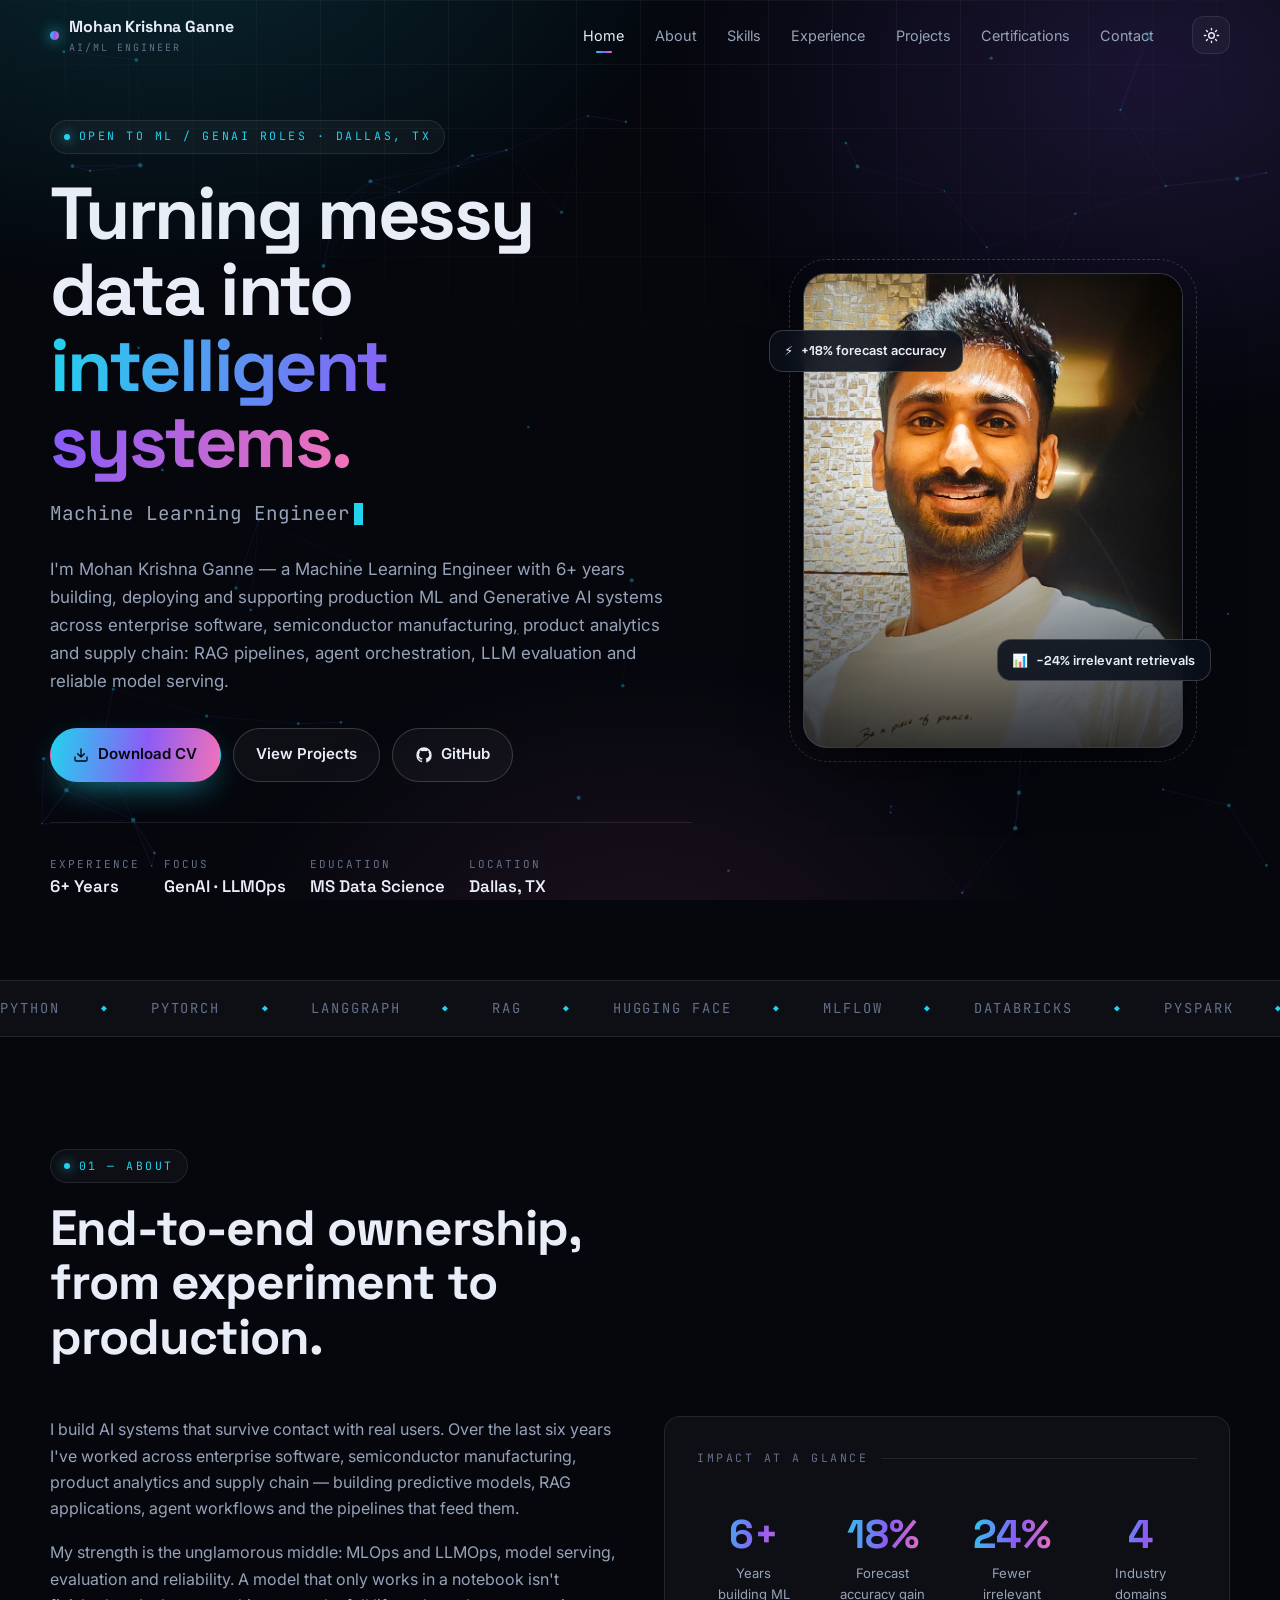
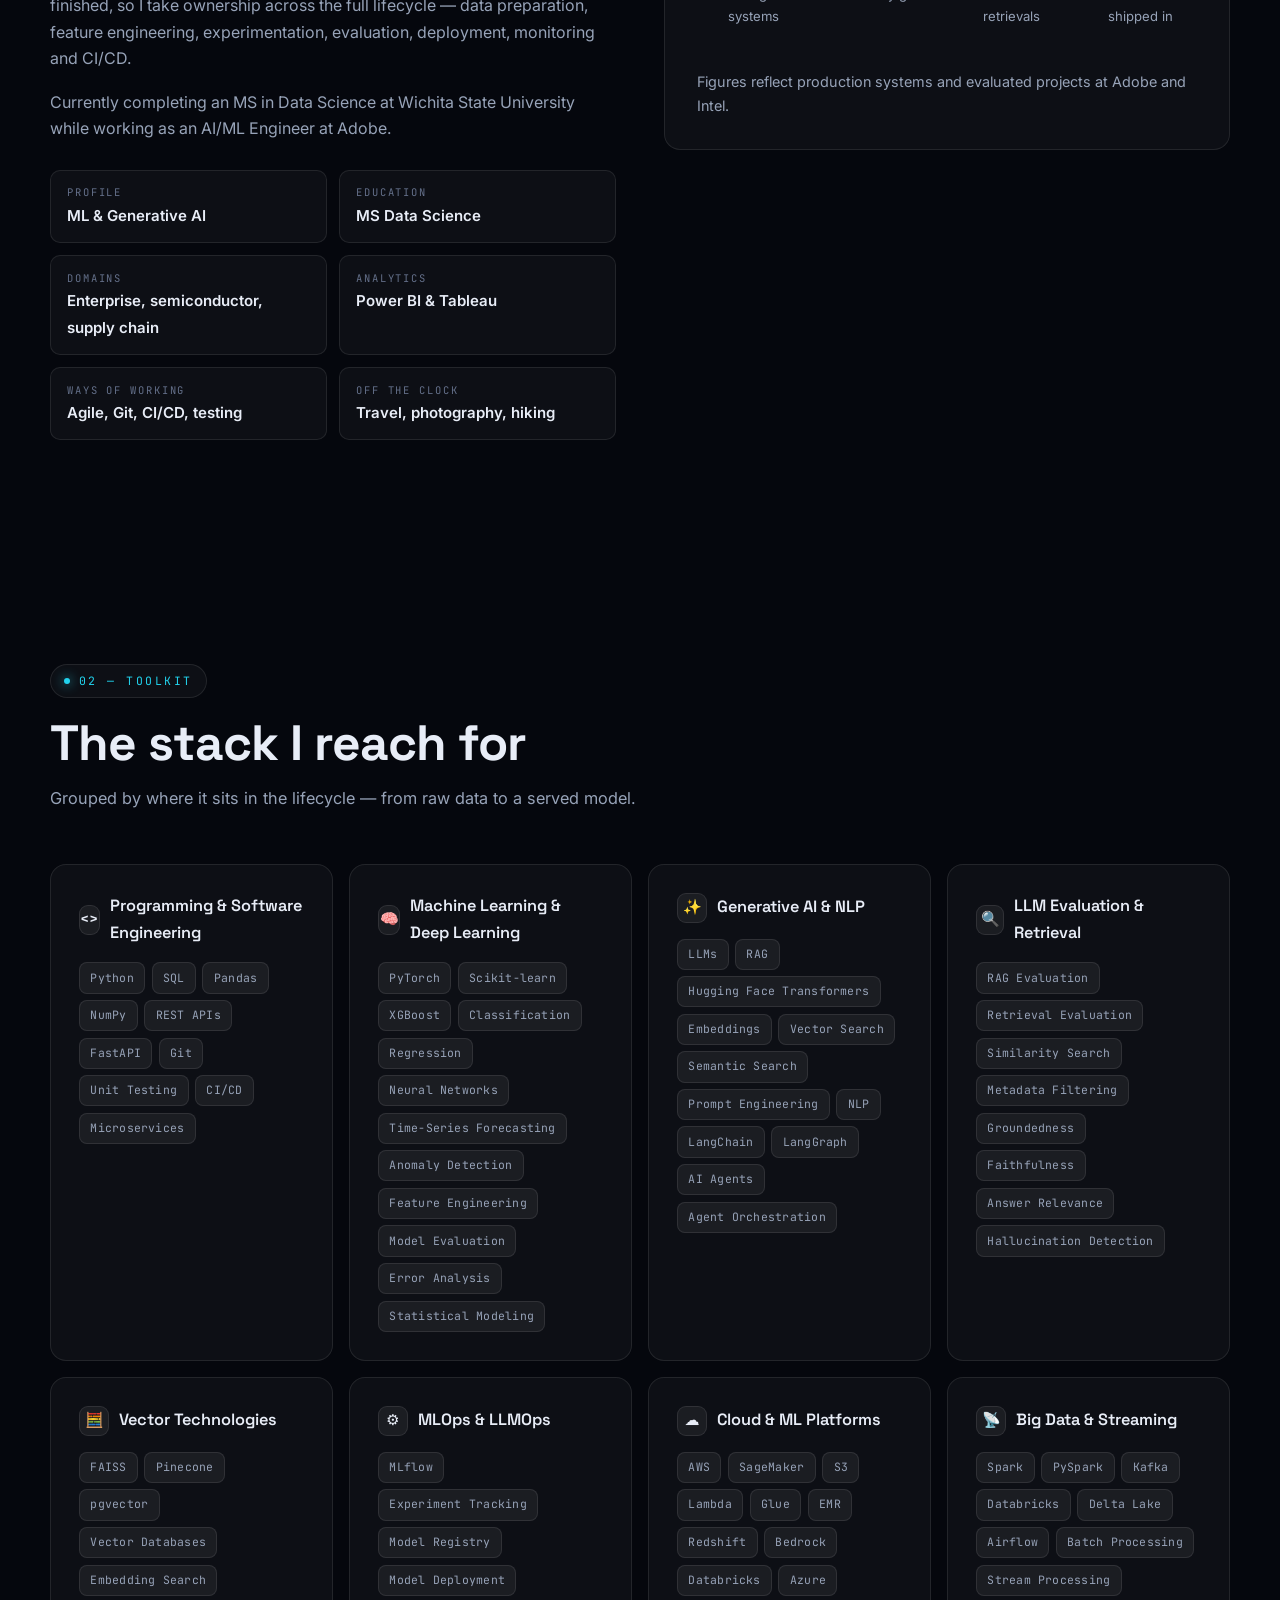
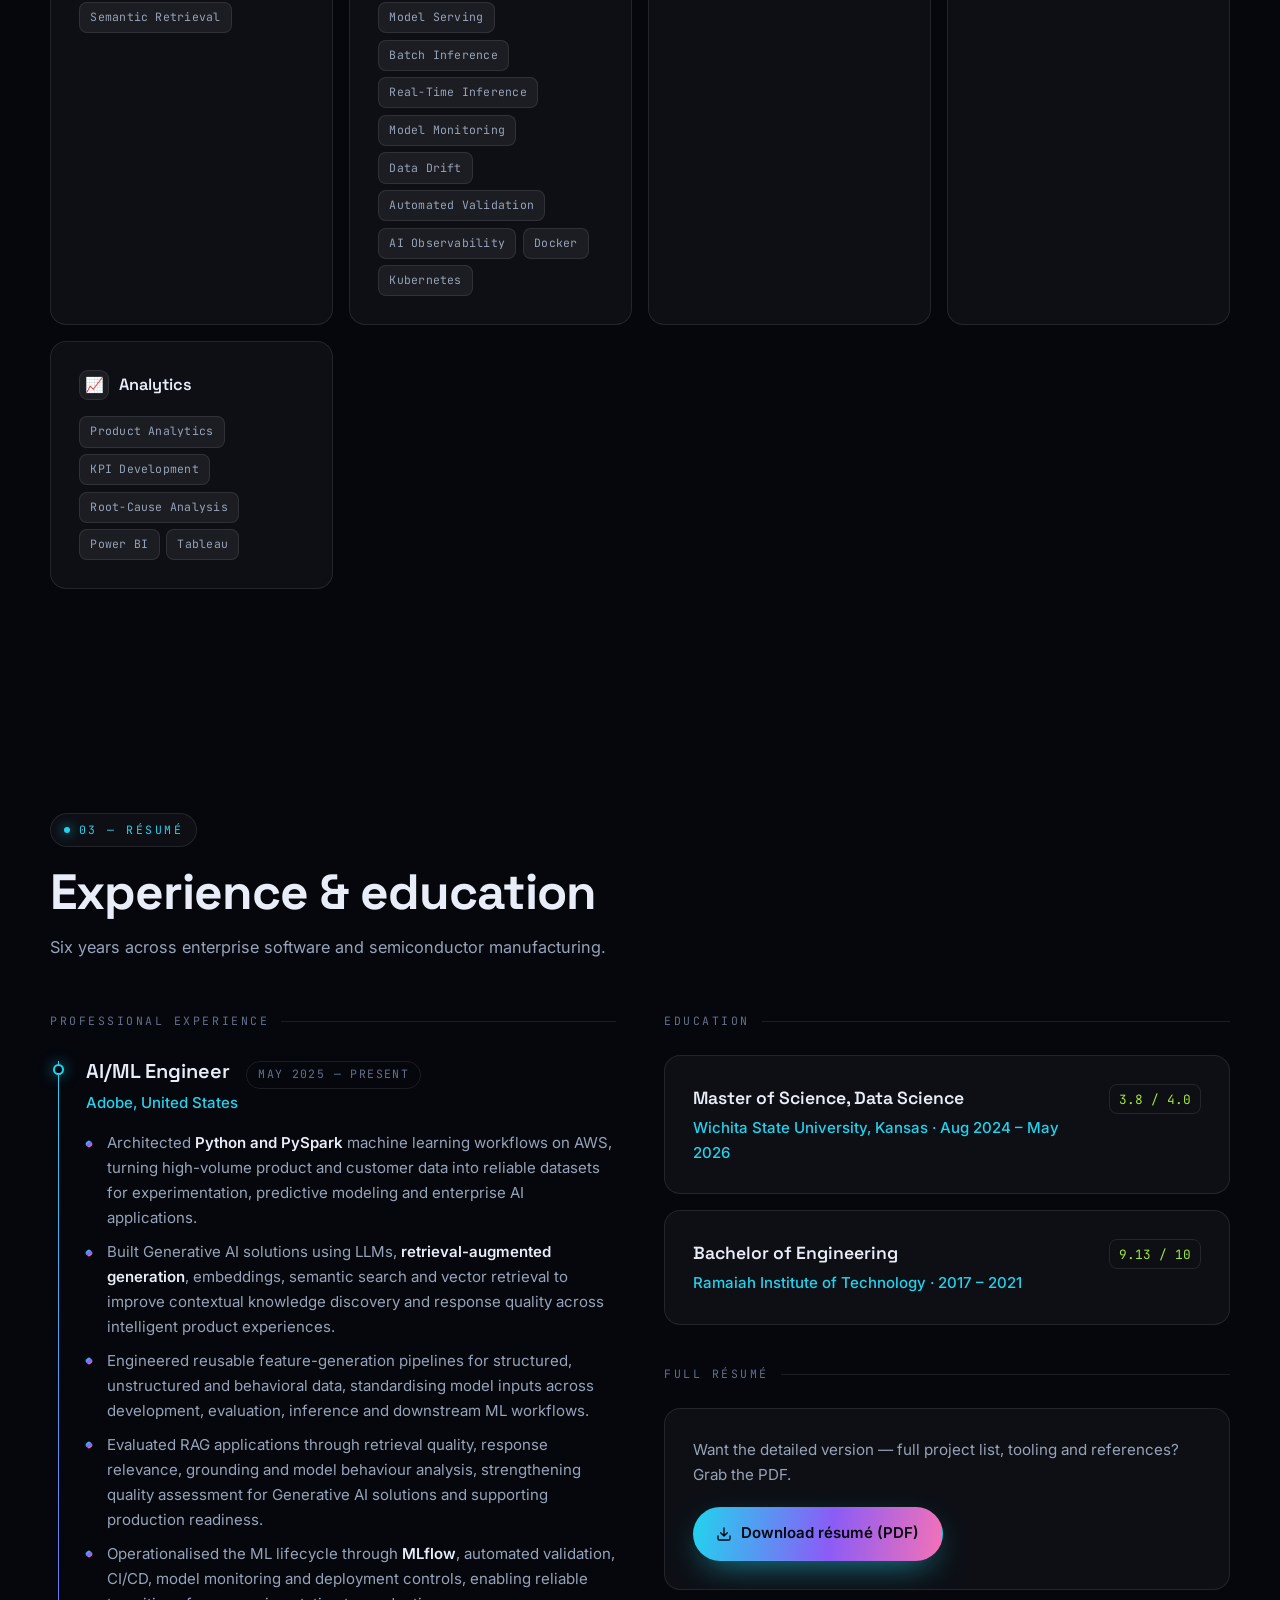
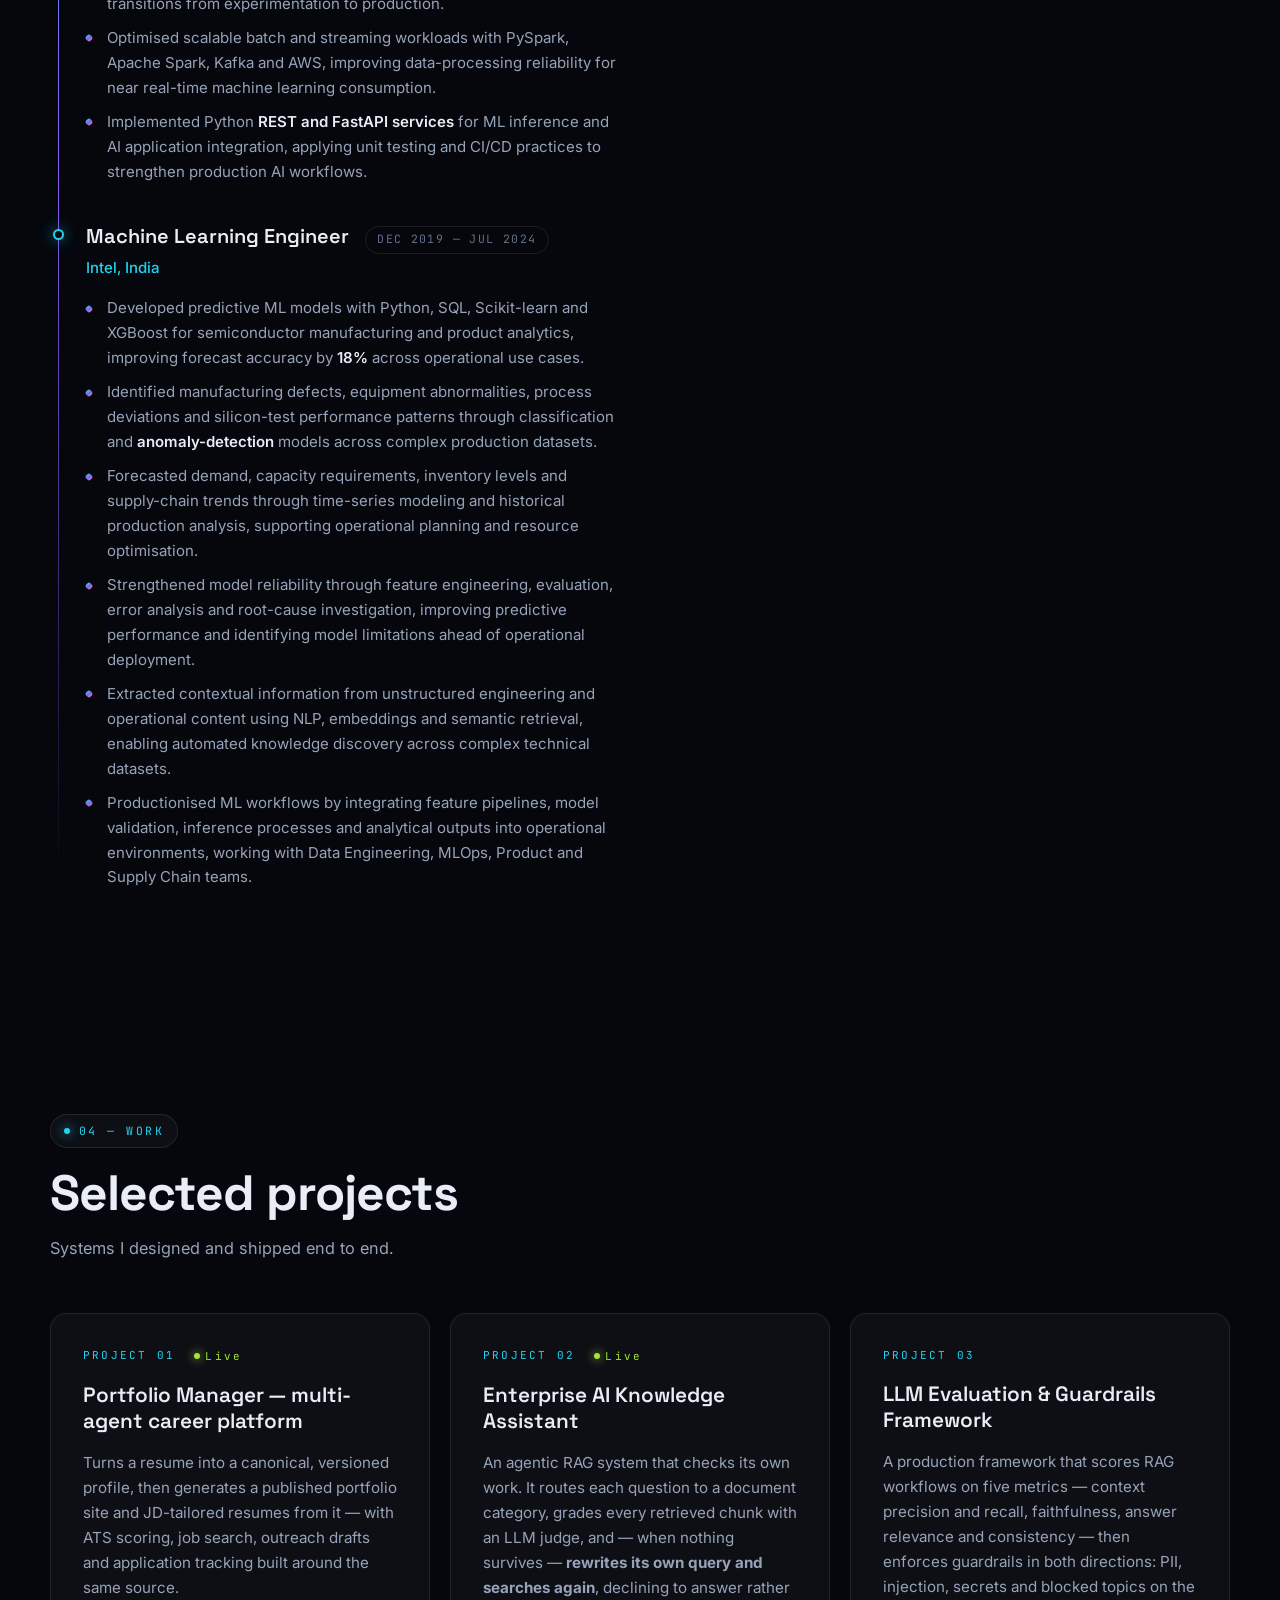
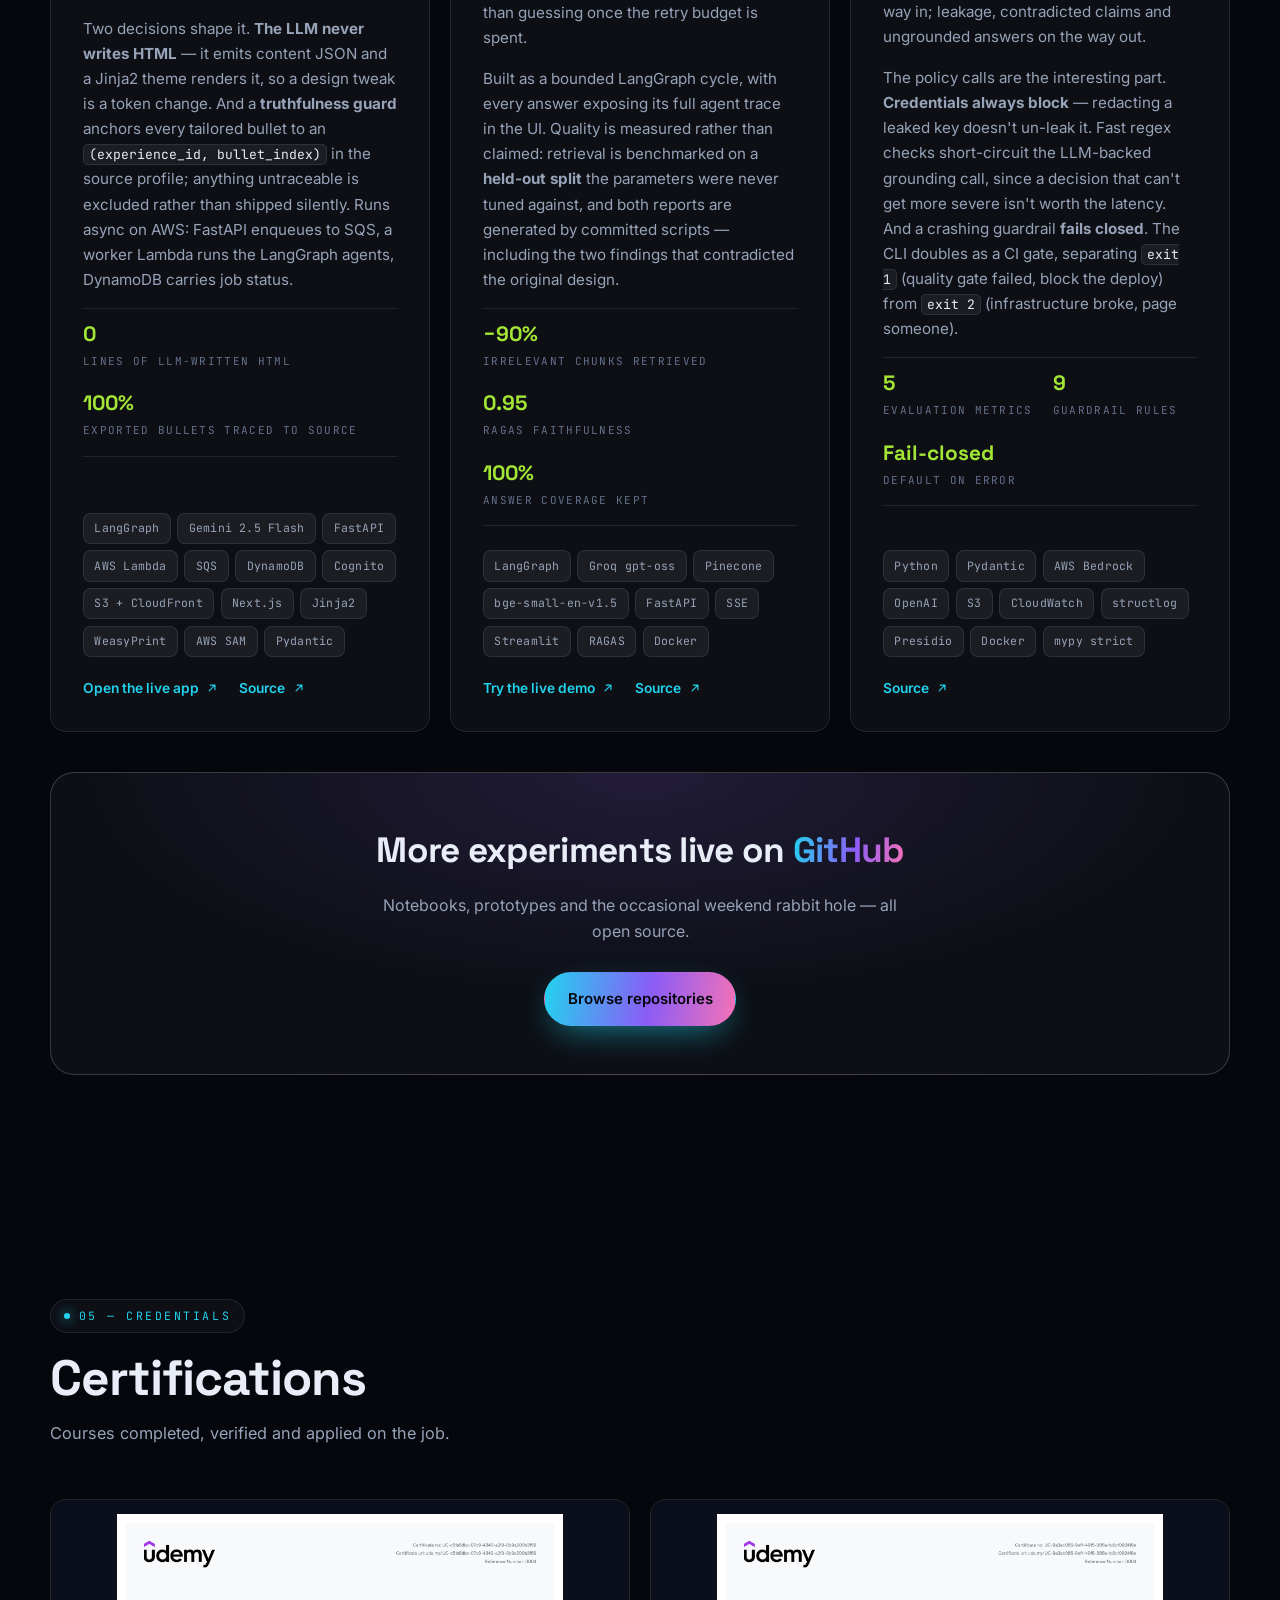
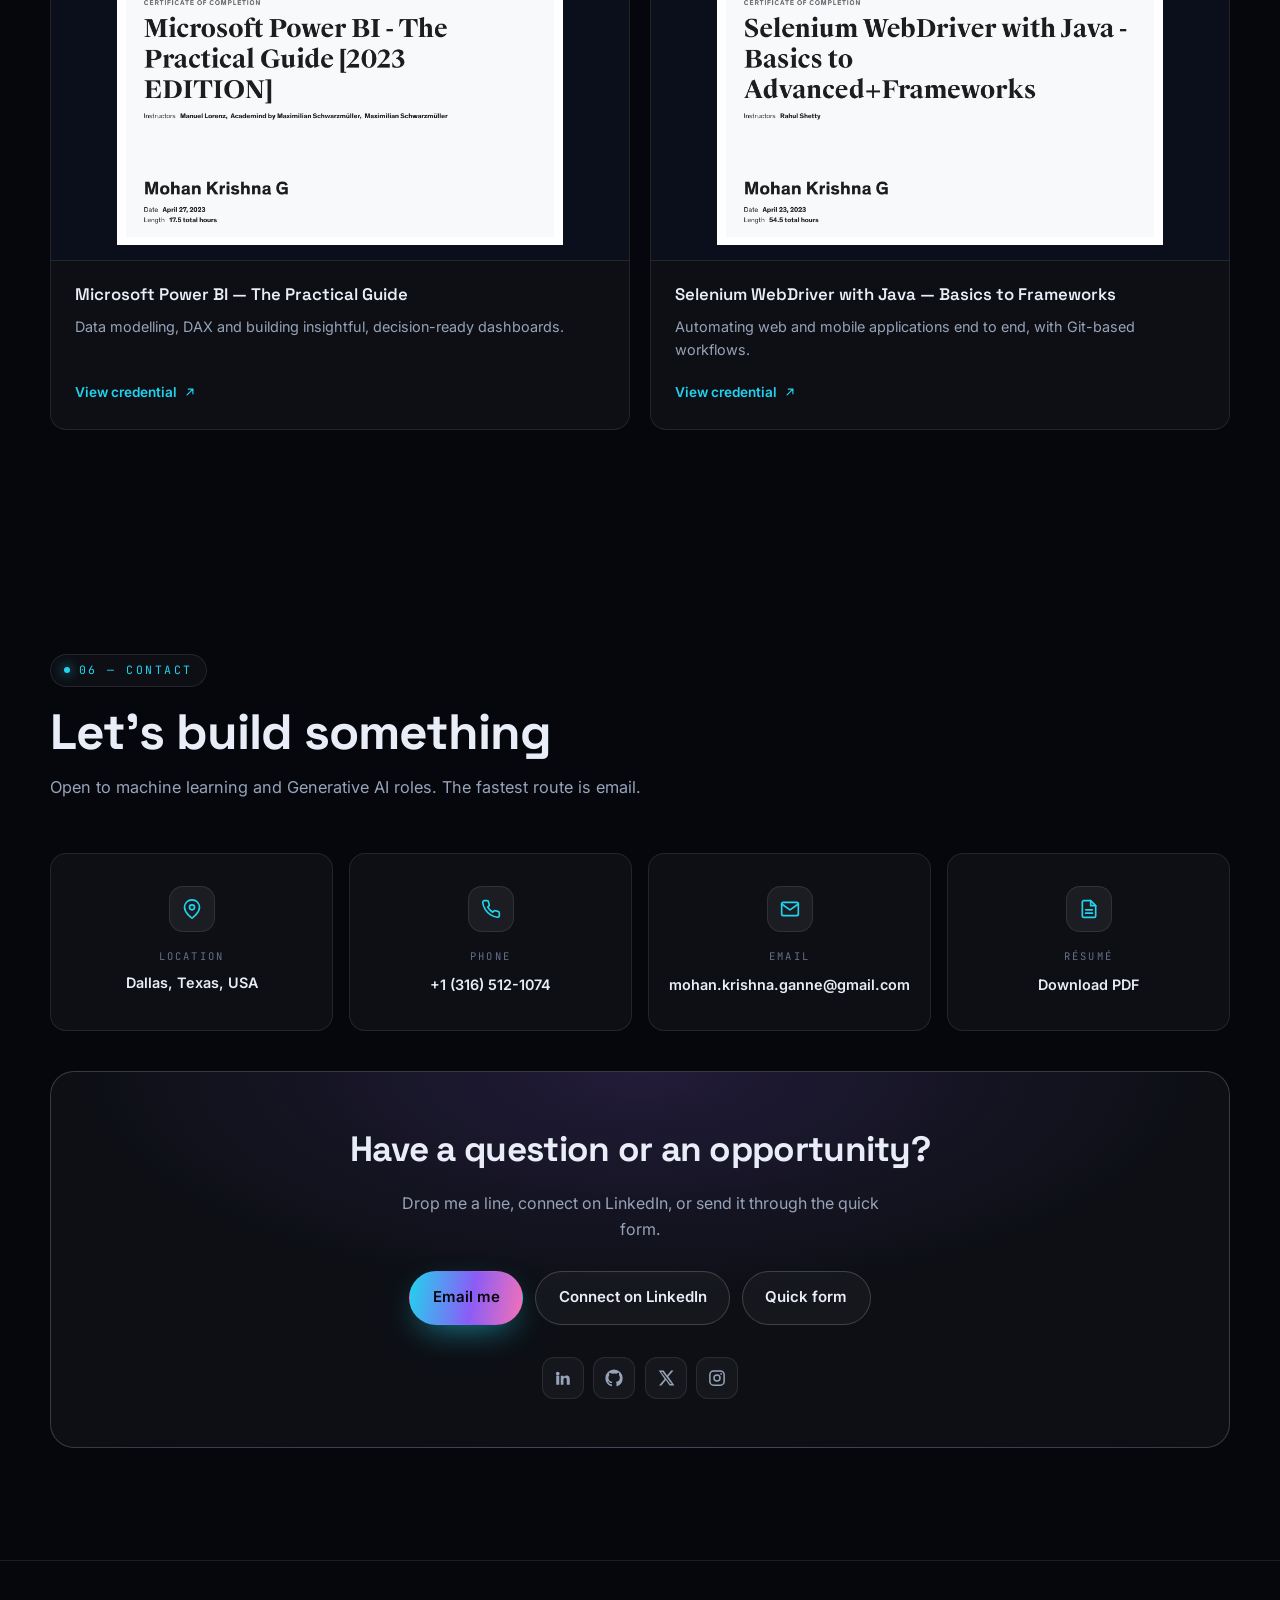
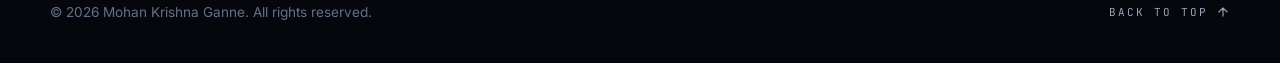
<file: index.html>
<!DOCTYPE html>
<html lang="en">

<head>
	<meta charset="utf-8">
	<meta name="viewport" content="width=device-width, initial-scale=1">
	<title>Mohan Krishna Ganne — Machine Learning Engineer</title>
	<meta name="description"
		content="Mohan Krishna Ganne — Machine Learning Engineer specialising in Generative AI and LLM engineering. 6+ years building production ML and RAG systems. MS Data Science, Wichita State University.">
	<meta name="author" content="Mohan Krishna Ganne">
	<meta name="theme-color" content="#05070d">
	<link rel="icon" href="images/resume-fav-icon.png">
	<link rel="canonical" href="https://mohankrishnaganne.github.io/">

	<meta property="og:type" content="website">
	<meta property="og:title" content="Mohan Krishna Ganne — Machine Learning Engineer">
	<meta property="og:description"
		content="Production Generative AI, RAG and ML systems. 6+ years across enterprise software, semiconductor manufacturing, product analytics and supply chain.">
	<meta property="og:image" content="images/profile_pic.jpg">
	<meta name="twitter:card" content="summary_large_image">

	<link rel="preconnect" href="https://fonts.googleapis.com">
	<link rel="preconnect" href="https://fonts.gstatic.com" crossorigin>
	<link
		href="https://fonts.googleapis.com/css2?family=Inter:wght@400;500;600;700&family=Space+Grotesk:wght@500;600;700&family=JetBrains+Mono:wght@400;500&display=swap"
		rel="stylesheet">
	<link rel="stylesheet" href="css/site.css">
</head>

<body>

	<!-- Loader -->
	<div id="loader">
		<div>
			<div class="loader-mark">Loading&nbsp;Portfolio</div>
			<div class="loader-bar"><i></i></div>
		</div>
	</div>

	<div id="progress"></div>

	<!-- Ambient layers -->
	<div class="aurora" aria-hidden="true"></div>
	<div class="grid-veil" aria-hidden="true"></div>
	<canvas id="neural" aria-hidden="true"></canvas>

	<!-- Nav -->
	<header class="site-nav">
		<div class="nav-inner">
			<a class="brand" href="#home">
				<span class="dot"></span>
				<span>Mohan Krishna Ganne<small>AI/ML Engineer</small></span>
			</a>

			<nav class="nav-links" id="nav-links" aria-label="Primary">
				<a href="#home">Home</a>
				<a href="#about">About</a>
				<a href="#skills">Skills</a>
				<a href="#experience">Experience</a>
				<a href="#projects">Projects</a>
				<a href="#certifications">Certifications</a>
				<a href="#contact">Contact</a>
			</nav>

			<div class="nav-actions">
				<button class="icon-btn" id="theme-toggle" type="button" aria-label="Toggle colour theme">
					<svg class="icon-sun" viewBox="0 0 24 24" fill="none" stroke="currentColor" stroke-width="2"
						stroke-linecap="round" aria-hidden="true">
						<circle cx="12" cy="12" r="4"></circle>
						<path d="M12 2v2M12 20v2M4.9 4.9l1.4 1.4M17.7 17.7l1.4 1.4M2 12h2M20 12h2M4.9 19.1l1.4-1.4M17.7 6.3l1.4-1.4"></path>
					</svg>
					<svg class="icon-moon" viewBox="0 0 24 24" fill="none" stroke="currentColor" stroke-width="2"
						stroke-linecap="round" stroke-linejoin="round" aria-hidden="true">
						<path d="M21 12.8A9 9 0 1 1 11.2 3a7 7 0 0 0 9.8 9.8z"></path>
					</svg>
				</button>
				<button class="icon-btn" id="nav-toggle" type="button" aria-label="Toggle menu" aria-expanded="false"
					aria-controls="nav-links">
					<svg viewBox="0 0 24 24" fill="none" stroke="currentColor" stroke-width="2" stroke-linecap="round"
						aria-hidden="true">
						<path d="M3 6h18M3 12h18M3 18h18"></path>
					</svg>
				</button>
			</div>
		</div>
	</header>

	<main>

		<!-- ===================== HERO ===================== -->
		<section class="hero" id="home">
			<div class="wrap">
				<div class="hero-grid">
					<div class="hero-copy reveal">
						<span class="eyebrow">Open to ML / GenAI roles &middot; Dallas, TX</span>

						<h1>Turning messy data into<br><span class="grad-text">intelligent systems.</span></h1>

						<div class="role" aria-label="Current focus">
							<span id="role-text"></span><span class="caret" aria-hidden="true"></span>
						</div>

						<p class="hero-lede">
							I'm Mohan Krishna Ganne — a Machine Learning Engineer with 6+ years building,
							deploying and supporting production ML and Generative AI systems across enterprise
							software, semiconductor manufacturing, product analytics and supply chain: RAG
							pipelines, agent orchestration, LLM evaluation and reliable model serving.
						</p>

						<div class="hero-cta">
							<a class="btn btn-primary" href="resume/Mohan-Krishna-Ganne-Resume.pdf"
								download="Mohan-Krishna-Ganne-Resume.pdf">
								<svg viewBox="0 0 24 24" fill="none" stroke="currentColor" stroke-width="2"
									stroke-linecap="round" stroke-linejoin="round" aria-hidden="true">
									<path d="M21 15v4a2 2 0 0 1-2 2H5a2 2 0 0 1-2-2v-4M7 10l5 5 5-5M12 15V3"></path>
								</svg>
								Download CV
							</a>
							<a class="btn btn-ghost" href="#projects">View Projects</a>
							<a class="btn btn-ghost" href="https://github.com/mohankrishnaganne" target="_blank"
								rel="noopener noreferrer">
								<svg viewBox="0 0 24 24" fill="currentColor" aria-hidden="true">
									<path d="M12 .5A11.5 11.5 0 0 0 .5 12a11.5 11.5 0 0 0 7.9 10.9c.6.1.8-.2.8-.6v-2c-3.2.7-3.9-1.5-3.9-1.5-.5-1.4-1.3-1.7-1.3-1.7-1-.7.1-.7.1-.7 1.1.1 1.7 1.2 1.7 1.2 1 1.7 2.7 1.2 3.4.9.1-.7.4-1.2.7-1.5-2.6-.3-5.3-1.3-5.3-5.7 0-1.3.5-2.3 1.2-3.1-.1-.3-.5-1.5.1-3.1 0 0 1-.3 3.3 1.2a11.4 11.4 0 0 1 6 0c2.3-1.5 3.3-1.2 3.3-1.2.6 1.6.2 2.8.1 3.1.8.8 1.2 1.8 1.2 3.1 0 4.4-2.7 5.4-5.3 5.7.4.4.8 1.1.8 2.2v3.3c0 .4.2.7.8.6A11.5 11.5 0 0 0 23.5 12 11.5 11.5 0 0 0 12 .5z"></path>
								</svg>
								GitHub
							</a>
						</div>

						<div class="hero-meta">
							<div><span>Experience</span><strong>6+ Years</strong></div>
							<div><span>Focus</span><strong>GenAI &middot; LLMOps</strong></div>
							<div><span>Education</span><strong>MS Data Science</strong></div>
							<div><span>Location</span><strong>Dallas, TX</strong></div>
						</div>
					</div>

					<div class="portrait-wrap reveal" data-delay="0.15">
						<div class="portrait-ring" aria-hidden="true"></div>
						<div class="portrait">
							<img src="images/profile_pic.jpg" alt="Portrait of Mohan Krishna Ganne" width="380"
								height="475">
						</div>
						<div class="badge-float badge-a">
							<span aria-hidden="true">&#9889;</span>
							<div><b>+18%</b> forecast accuracy</div>
						</div>
						<div class="badge-float badge-b">
							<span aria-hidden="true">&#128202;</span>
							<div><b>&minus;24%</b> irrelevant retrievals</div>
						</div>
					</div>
				</div>
			</div>
		</section>

		<!-- ===================== MARQUEE ===================== -->
		<div class="marquee" aria-hidden="true">
			<div class="marquee-track">
				<span>Python</span><span>PyTorch</span><span>LangGraph</span><span>RAG</span><span>Hugging Face</span>
				<span>MLflow</span><span>Databricks</span><span>PySpark</span><span>Kubernetes</span><span>SageMaker</span>
				<span>Kafka</span><span>AWS</span>
				<span>Python</span><span>PyTorch</span><span>LangGraph</span><span>RAG</span><span>Hugging Face</span>
				<span>MLflow</span><span>Databricks</span><span>PySpark</span><span>Kubernetes</span><span>SageMaker</span>
				<span>Kafka</span><span>AWS</span>
			</div>
		</div>

		<!-- ===================== ABOUT ===================== -->
		<section id="about">
			<div class="wrap">
				<div class="section-head reveal">
					<span class="eyebrow">01 &mdash; About</span>
					<h2>End-to-end ownership,<br>from experiment to production.</h2>
				</div>

				<div class="about-grid">
					<div class="about-body reveal">
						<p>
							I build AI systems that survive contact with real users. Over the last six years
							I've worked across enterprise software, semiconductor manufacturing, product
							analytics and supply chain — building predictive models, RAG applications,
							agent workflows and the pipelines that feed them.
						</p>
						<p>
							My strength is the unglamorous middle: MLOps and LLMOps, model serving, evaluation
							and reliability. A model that only works in a notebook isn't finished, so I take
							ownership across the full lifecycle — data preparation, feature engineering,
							experimentation, evaluation, deployment, monitoring and CI/CD.
						</p>
						<p>
							Currently completing an MS in Data Science at Wichita State University while working
							as an AI/ML Engineer at Adobe.
						</p>

						<div class="about-facts">
							<div class="fact"><span>Profile</span><strong>ML &amp; Generative AI</strong></div>
							<div class="fact"><span>Education</span><strong>MS Data Science</strong></div>
							<div class="fact"><span>Domains</span><strong>Enterprise, semiconductor, supply
									chain</strong></div>
							<div class="fact"><span>Analytics</span><strong>Power BI &amp; Tableau</strong></div>
							<div class="fact"><span>Ways of working</span><strong>Agile, Git, CI/CD, testing</strong>
							</div>
							<div class="fact"><span>Off the clock</span><strong>Travel, photography, hiking</strong>
							</div>
						</div>
					</div>

					<div class="reveal" data-delay="0.1">
						<div class="card" style="padding:2rem">
							<div class="col-label">Impact at a glance</div>
							<div class="stats" style="margin-top:0">
								<div class="stat">
									<b data-count="6" data-suffix="+">0</b>
									<span>Years building ML systems</span>
								</div>
								<div class="stat">
									<b data-count="18" data-suffix="%">0</b>
									<span>Forecast accuracy gain</span>
								</div>
								<div class="stat">
									<b data-count="24" data-suffix="%">0</b>
									<span>Fewer irrelevant retrievals</span>
								</div>
								<div class="stat">
									<b data-count="4" data-suffix="">0</b>
									<span>Industry domains shipped in</span>
								</div>
							</div>
							<p style="color:var(--text-dim); font-size:.9rem; margin-top:1.25rem">
								Figures reflect production systems and evaluated projects at Adobe and Intel.
							</p>
						</div>
					</div>
				</div>
			</div>
		</section>

		<!-- ===================== SKILLS ===================== -->
		<section id="skills">
			<div class="wrap">
				<div class="section-head reveal">
					<span class="eyebrow">02 &mdash; Toolkit</span>
					<h2>The stack I reach for</h2>
					<p>Grouped by where it sits in the lifecycle — from raw data to a served model.</p>
				</div>

				<div class="skill-grid">
					<div class="card skill-card reveal">
						<h3><i aria-hidden="true">&#60;&#62;</i> Programming &amp; Software Engineering</h3>
						<div class="chips">
							<span>Python</span><span>SQL</span><span>Pandas</span><span>NumPy</span>
							<span>REST APIs</span><span>FastAPI</span><span>Git</span><span>Unit Testing</span>
							<span>CI/CD</span><span>Microservices</span>
						</div>
					</div>

					<div class="card skill-card reveal" data-delay="0.05">
						<h3><i aria-hidden="true">&#129504;</i> Machine Learning &amp; Deep Learning</h3>
						<div class="chips">
							<span>PyTorch</span><span>Scikit-learn</span><span>XGBoost</span><span>Classification</span>
							<span>Regression</span><span>Neural Networks</span><span>Time-Series Forecasting</span>
							<span>Anomaly Detection</span><span>Feature Engineering</span><span>Model Evaluation</span>
							<span>Error Analysis</span><span>Statistical Modeling</span>
						</div>
					</div>

					<div class="card skill-card reveal" data-delay="0.1">
						<h3><i aria-hidden="true">&#10024;</i> Generative AI &amp; NLP</h3>
						<div class="chips">
							<span>LLMs</span><span>RAG</span><span>Hugging Face Transformers</span><span>Embeddings</span>
							<span>Vector Search</span><span>Semantic Search</span><span>Prompt Engineering</span>
							<span>NLP</span><span>LangChain</span><span>LangGraph</span><span>AI Agents</span>
							<span>Agent Orchestration</span>
						</div>
					</div>

					<div class="card skill-card reveal" data-delay="0.15">
						<h3><i aria-hidden="true">&#128269;</i> LLM Evaluation &amp; Retrieval</h3>
						<div class="chips">
							<span>RAG Evaluation</span><span>Retrieval Evaluation</span><span>Similarity Search</span>
							<span>Metadata Filtering</span><span>Groundedness</span><span>Faithfulness</span>
							<span>Answer Relevance</span><span>Hallucination Detection</span>
						</div>
					</div>

					<div class="card skill-card reveal">
						<h3><i aria-hidden="true">&#129518;</i> Vector Technologies</h3>
						<div class="chips">
							<span>FAISS</span><span>Pinecone</span><span>pgvector</span><span>Vector Databases</span>
							<span>Embedding Search</span><span>Semantic Retrieval</span>
						</div>
					</div>

					<div class="card skill-card reveal" data-delay="0.05">
						<h3><i aria-hidden="true">&#9881;</i> MLOps &amp; LLMOps</h3>
						<div class="chips">
							<span>MLflow</span><span>Experiment Tracking</span><span>Model Registry</span>
							<span>Model Deployment</span><span>Model Serving</span><span>Batch Inference</span>
							<span>Real-Time Inference</span><span>Model Monitoring</span><span>Data Drift</span>
							<span>Automated Validation</span><span>AI Observability</span><span>Docker</span>
							<span>Kubernetes</span>
						</div>
					</div>

					<div class="card skill-card reveal" data-delay="0.1">
						<h3><i aria-hidden="true">&#9729;</i> Cloud &amp; ML Platforms</h3>
						<div class="chips">
							<span>AWS</span><span>SageMaker</span><span>S3</span><span>Lambda</span><span>Glue</span>
							<span>EMR</span><span>Redshift</span><span>Bedrock</span><span>Databricks</span>
							<span>Azure</span>
						</div>
					</div>

					<div class="card skill-card reveal" data-delay="0.15">
						<h3><i aria-hidden="true">&#128225;</i> Big Data &amp; Streaming</h3>
						<div class="chips">
							<span>Spark</span><span>PySpark</span><span>Kafka</span><span>Databricks</span>
							<span>Delta Lake</span><span>Airflow</span><span>Batch Processing</span>
							<span>Stream Processing</span>
						</div>
					</div>

					<div class="card skill-card reveal">
						<h3><i aria-hidden="true">&#128200;</i> Analytics</h3>
						<div class="chips">
							<span>Product Analytics</span><span>KPI Development</span><span>Root-Cause Analysis</span>
							<span>Power BI</span><span>Tableau</span>
						</div>
					</div>
				</div>
					</div>
				</div>
			</div>
		</section>

		<!-- ===================== EXPERIENCE ===================== -->
		<section id="experience">
			<div class="wrap">
				<div class="section-head reveal">
					<span class="eyebrow">03 &mdash; Résumé</span>
					<h2>Experience &amp; education</h2>
					<p>Six years across enterprise software and semiconductor manufacturing.</p>
				</div>

				<div class="two-col">
					<div>
						<div class="col-label reveal">Professional experience</div>

						<div class="timeline">
							<article class="tl-item reveal">
								<div class="tl-head">
									<h3>AI/ML Engineer</h3>
									<span class="tl-date">May 2025 &mdash; Present</span>
								</div>
								<span class="tl-org">Adobe, United States</span>
								<ul class="tl-list">
									<li>Architected <b>Python and PySpark</b> machine learning workflows on AWS, turning
										high-volume product and customer data into reliable datasets for experimentation,
										predictive modeling and enterprise AI applications.</li>
									<li>Built Generative AI solutions using LLMs, <b>retrieval-augmented generation</b>,
										embeddings, semantic search and vector retrieval to improve contextual knowledge
										discovery and response quality across intelligent product experiences.</li>
									<li>Engineered reusable feature-generation pipelines for structured, unstructured and
										behavioral data, standardising model inputs across development, evaluation,
										inference and downstream ML workflows.</li>
									<li>Evaluated RAG applications through retrieval quality, response relevance, grounding
										and model behaviour analysis, strengthening quality assessment for Generative AI
										solutions and supporting production readiness.</li>
									<li>Operationalised the ML lifecycle through <b>MLflow</b>, automated validation, CI/CD,
										model monitoring and deployment controls, enabling reliable transitions from
										experimentation to production.</li>
									<li>Optimised scalable batch and streaming workloads with PySpark, Apache Spark, Kafka
										and AWS, improving data-processing reliability for near real-time machine learning
										consumption.</li>
									<li>Implemented Python <b>REST and FastAPI services</b> for ML inference and AI
										application integration, applying unit testing and CI/CD practices to strengthen
										production AI workflows.</li>
								</ul>
							</article>

							<article class="tl-item reveal">
								<div class="tl-head">
									<h3>Machine Learning Engineer</h3>
									<span class="tl-date">Dec 2019 &mdash; Jul 2024</span>
								</div>
								<span class="tl-org">Intel, India</span>
								<ul class="tl-list">
									<li>Developed predictive ML models with Python, SQL, Scikit-learn and XGBoost for
										semiconductor manufacturing and product analytics, improving forecast accuracy by
										<b>18%</b> across operational use cases.</li>
									<li>Identified manufacturing defects, equipment abnormalities, process deviations and
										silicon-test performance patterns through classification and <b>anomaly-detection</b>
										models across complex production datasets.</li>
									<li>Forecasted demand, capacity requirements, inventory levels and supply-chain trends
										through time-series modeling and historical production analysis, supporting
										operational planning and resource optimisation.</li>
									<li>Strengthened model reliability through feature engineering, evaluation, error
										analysis and root-cause investigation, improving predictive performance and
										identifying model limitations ahead of operational deployment.</li>
									<li>Extracted contextual information from unstructured engineering and operational
										content using NLP, embeddings and semantic retrieval, enabling automated knowledge
										discovery across complex technical datasets.</li>
									<li>Productionised ML workflows by integrating feature pipelines, model validation,
										inference processes and analytical outputs into operational environments, working
										with Data Engineering, MLOps, Product and Supply Chain teams.</li>
								</ul>
							</article>
						</div>
					</div>

					<div>
						<div class="col-label reveal">Education</div>
						<div class="edu">
							<div class="card edu-card reveal">
								<div>
									<h3>Master of Science, Data Science</h3>
									<span class="tl-org">Wichita State University, Kansas &middot; Aug 2024 &ndash; May
										2026</span>
								</div>
								<span class="gpa">3.8 / 4.0</span>
							</div>
							<div class="card edu-card reveal" data-delay="0.05">
								<div>
									<h3>Bachelor of Engineering</h3>
									<span class="tl-org">Ramaiah Institute of Technology &middot; 2017 &ndash;
										2021</span>
								</div>
								<span class="gpa">9.13 / 10</span>
							</div>
						</div>

						<div class="col-label reveal" style="margin-top:2.5rem">Full résumé</div>
						<div class="card reveal" data-delay="0.05">
							<p style="color:var(--text-dim); font-size:.95rem; margin-bottom:1.25rem">
								Want the detailed version — full project list, tooling and references?
								Grab the PDF.
							</p>
							<a class="btn btn-primary" href="resume/Mohan-Krishna-Ganne-Resume.pdf"
								download="Mohan-Krishna-Ganne-Resume.pdf">
								<svg viewBox="0 0 24 24" fill="none" stroke="currentColor" stroke-width="2"
									stroke-linecap="round" stroke-linejoin="round" aria-hidden="true">
									<path d="M21 15v4a2 2 0 0 1-2 2H5a2 2 0 0 1-2-2v-4M7 10l5 5 5-5M12 15V3"></path>
								</svg>
								Download résumé (PDF)
							</a>
						</div>
					</div>
				</div>
			</div>
		</section>

		<!-- ===================== PROJECTS ===================== -->
		<section id="projects">
			<div class="wrap">
				<div class="section-head reveal">
					<span class="eyebrow">04 &mdash; Work</span>
					<h2>Selected projects</h2>
					<p>Systems I designed and shipped end to end.</p>
				</div>

				<div class="proj-grid">
					<article class="card proj reveal">
						<span class="proj-idx">PROJECT 01 <em class="live-tag">Live</em></span>
						<h3>Portfolio Manager &mdash; multi-agent career platform</h3>
						<p>
							Turns a resume into a canonical, versioned profile, then generates a published
							portfolio site and JD-tailored resumes from it &mdash; with ATS scoring, job search,
							outreach drafts and application tracking built around the same source.
						</p>
						<p>
							Two decisions shape it. <b>The LLM never writes HTML</b> &mdash; it emits content JSON
							and a Jinja2 theme renders it, so a design tweak is a token change. And a
							<b>truthfulness guard</b> anchors every tailored bullet to an
							<code>(experience_id, bullet_index)</code> in the source profile; anything untraceable
							is excluded rather than shipped silently. Runs async on AWS: FastAPI enqueues to SQS,
							a worker Lambda runs the LangGraph agents, DynamoDB carries job status.
						</p>
						<div class="metrics">
							<div><b>0</b><span>Lines of LLM-written HTML</span></div>
							<div><b>100%</b><span>Exported bullets traced to source</span></div>
						</div>
						<div class="chips">
							<span>LangGraph</span><span>Gemini 2.5 Flash</span><span>FastAPI</span>
							<span>AWS Lambda</span><span>SQS</span><span>DynamoDB</span><span>Cognito</span>
							<span>S3 + CloudFront</span><span>Next.js</span><span>Jinja2</span>
							<span>WeasyPrint</span><span>AWS SAM</span><span>Pydantic</span>
						</div>
						<div class="proj-links">
							<a href="https://d36v40mvb8e2yu.cloudfront.net/" target="_blank"
								rel="noopener noreferrer">
								Open the live app
								<svg viewBox="0 0 24 24" width="14" height="14" fill="none" stroke="currentColor"
									stroke-width="2" stroke-linecap="round" stroke-linejoin="round" aria-hidden="true">
									<path d="M7 17 17 7M9 7h8v8"></path>
								</svg>
							</a>
							<a href="https://github.com/mohankrishnaganne/agentic-profile-manager/tree/DevBranch2.0"
								target="_blank" rel="noopener noreferrer">
								Source
								<svg viewBox="0 0 24 24" width="14" height="14" fill="none" stroke="currentColor"
									stroke-width="2" stroke-linecap="round" stroke-linejoin="round" aria-hidden="true">
									<path d="M7 17 17 7M9 7h8v8"></path>
								</svg>
							</a>
						</div>
					</article>

					<article class="card proj reveal">
						<span class="proj-idx">PROJECT 02 <em class="live-tag">Live</em></span>
						<h3>Enterprise AI Knowledge Assistant</h3>
						<p>
							An agentic RAG system that checks its own work. It routes each question to a document
							category, grades every retrieved chunk with an LLM judge, and &mdash; when nothing
							survives &mdash; <b>rewrites its own query and searches again</b>, declining to answer
							rather than guessing once the retry budget is spent.
						</p>
						<p>
							Built as a bounded LangGraph cycle, with every answer exposing its full agent trace in
							the UI. Quality is measured rather than claimed: retrieval is benchmarked on a
							<b>held-out split</b> the parameters were never tuned against, and both reports are
							generated by committed scripts &mdash; including the two findings that contradicted the
							original design.
						</p>
						<div class="metrics">
							<div><b>&minus;90%</b><span>Irrelevant chunks retrieved</span></div>
							<div><b>0.95</b><span>RAGAS faithfulness</span></div>
							<div><b>100%</b><span>Answer coverage kept</span></div>
						</div>
						<div class="chips">
							<span>LangGraph</span><span>Groq gpt-oss</span><span>Pinecone</span>
							<span>bge-small-en-v1.5</span><span>FastAPI</span><span>SSE</span>
							<span>Streamlit</span><span>RAGAS</span><span>Docker</span>
						</div>
						<div class="proj-links">
							<a href="https://enterprise-ai-assistant-rag.streamlit.app/" target="_blank"
								rel="noopener noreferrer">
								Try the live demo
								<svg viewBox="0 0 24 24" width="14" height="14" fill="none" stroke="currentColor"
									stroke-width="2" stroke-linecap="round" stroke-linejoin="round" aria-hidden="true">
									<path d="M7 17 17 7M9 7h8v8"></path>
								</svg>
							</a>
							<a href="https://github.com/mohankrishnaganne/Enterprise-AI-Knowledge-Assistant"
								target="_blank" rel="noopener noreferrer">
								Source
								<svg viewBox="0 0 24 24" width="14" height="14" fill="none" stroke="currentColor"
									stroke-width="2" stroke-linecap="round" stroke-linejoin="round" aria-hidden="true">
									<path d="M7 17 17 7M9 7h8v8"></path>
								</svg>
							</a>
						</div>
					</article>

					<article class="card proj reveal" data-delay="0.08">
						<span class="proj-idx">PROJECT 03</span>
						<h3>LLM Evaluation &amp; Guardrails Framework</h3>
						<p>
							A production framework that scores RAG workflows on five metrics &mdash; context
							precision and recall, faithfulness, answer relevance and consistency &mdash; then
							enforces guardrails in both directions: PII, injection, secrets and blocked topics on
							the way in; leakage, contradicted claims and ungrounded answers on the way out.
						</p>
						<p>
							The policy calls are the interesting part. <b>Credentials always block</b> &mdash;
							redacting a leaked key doesn't un-leak it. Fast regex checks short-circuit the
							LLM-backed grounding call, since a decision that can't get more severe isn't worth the
							latency. And a crashing guardrail <b>fails closed</b>. The CLI doubles as a CI gate,
							separating <code>exit 1</code> (quality gate failed, block the deploy) from
							<code>exit 2</code> (infrastructure broke, page someone).
						</p>
						<div class="metrics">
							<div><b>5</b><span>Evaluation metrics</span></div>
							<div><b>9</b><span>Guardrail rules</span></div>
							<div><b>Fail-closed</b><span>Default on error</span></div>
						</div>
						<div class="chips">
							<span>Python</span><span>Pydantic</span><span>AWS Bedrock</span><span>OpenAI</span>
							<span>S3</span><span>CloudWatch</span><span>structlog</span><span>Presidio</span>
							<span>Docker</span><span>mypy strict</span>
						</div>
						<div class="proj-links">
							<a href="https://github.com/mohankrishnaganne/LLM-Evaluation-and-Guardrails-Framework"
								target="_blank" rel="noopener noreferrer">
								Source
								<svg viewBox="0 0 24 24" width="14" height="14" fill="none" stroke="currentColor"
									stroke-width="2" stroke-linecap="round" stroke-linejoin="round" aria-hidden="true">
									<path d="M7 17 17 7M9 7h8v8"></path>
								</svg>
							</a>
						</div>
					</article>
				</div>

				<div class="cta-panel reveal" data-delay="0.1">
					<h3>More experiments live on <span class="grad-text">GitHub</span></h3>
					<p>Notebooks, prototypes and the occasional weekend rabbit hole — all open source.</p>
					<div class="cta-actions">
						<a class="btn btn-primary" href="https://github.com/mohankrishnaganne" target="_blank"
							rel="noopener noreferrer">Browse repositories</a>
					</div>
				</div>
			</div>
		</section>

		<!-- ===================== CERTIFICATIONS ===================== -->
		<section id="certifications">
			<div class="wrap">
				<div class="section-head reveal">
					<span class="eyebrow">05 &mdash; Credentials</span>
					<h2>Certifications</h2>
					<p>Courses completed, verified and applied on the job.</p>
				</div>

				<div class="cert-grid">
					<article class="card cert reveal">
						<div class="cert-img">
							<img src="images/power BI course cert.jpg"
								alt="Microsoft Power BI course completion certificate" loading="lazy">
						</div>
						<div class="cert-body">
							<h3>Microsoft Power BI &mdash; The Practical Guide</h3>
							<p>Data modelling, DAX and building insightful, decision-ready dashboards.</p>
							<a class="cert-link"
								href="https://www.udemy.com/certificate/UC-c51a5dbc-07c9-4340-a2f9-8b9a500b3f59/"
								target="_blank" rel="noopener noreferrer">
								View credential
								<svg viewBox="0 0 24 24" fill="none" stroke="currentColor" stroke-width="2"
									stroke-linecap="round" stroke-linejoin="round" aria-hidden="true">
									<path d="M7 17 17 7M9 7h8v8"></path>
								</svg>
							</a>
						</div>
					</article>

					<article class="card cert reveal" data-delay="0.08">
						<div class="cert-img">
							<img src="images/Selenium webdriver course cert.jpg"
								alt="Selenium WebDriver with Java course completion certificate" loading="lazy">
						</div>
						<div class="cert-body">
							<h3>Selenium WebDriver with Java &mdash; Basics to Frameworks</h3>
							<p>Automating web and mobile applications end to end, with Git-based workflows.</p>
							<a class="cert-link"
								href="https://www.udemy.com/certificate/UC-9a3ec085-9ef1-49f5-885a-1c8c10924f8e/"
								target="_blank" rel="noopener noreferrer">
								View credential
								<svg viewBox="0 0 24 24" fill="none" stroke="currentColor" stroke-width="2"
									stroke-linecap="round" stroke-linejoin="round" aria-hidden="true">
									<path d="M7 17 17 7M9 7h8v8"></path>
								</svg>
							</a>
						</div>
					</article>
				</div>
			</div>
		</section>

		<!-- ===================== CONTACT ===================== -->
		<section id="contact">
			<div class="wrap">
				<div class="section-head reveal">
					<span class="eyebrow">06 &mdash; Contact</span>
					<h2>Let's build something</h2>
					<p>Open to machine learning and Generative AI roles. The fastest route is email.</p>
				</div>

				<div class="contact-grid">
					<div class="card contact-card reveal">
						<div class="ico">
							<svg viewBox="0 0 24 24" fill="none" stroke="currentColor" stroke-width="2"
								stroke-linecap="round" stroke-linejoin="round" aria-hidden="true">
								<path d="M21 10c0 7-9 13-9 13S3 17 3 10a9 9 0 0 1 18 0z"></path>
								<circle cx="12" cy="10" r="3"></circle>
							</svg>
						</div>
						<span>Location</span>
						<p>Dallas, Texas, USA</p>
					</div>

					<div class="card contact-card reveal" data-delay="0.05">
						<div class="ico">
							<svg viewBox="0 0 24 24" fill="none" stroke="currentColor" stroke-width="2"
								stroke-linecap="round" stroke-linejoin="round" aria-hidden="true">
								<path d="M22 16.9v3a2 2 0 0 1-2.2 2 19.8 19.8 0 0 1-8.6-3.1 19.5 19.5 0 0 1-6-6A19.8 19.8 0 0 1 2.1 4.2 2 2 0 0 1 4.1 2h3a2 2 0 0 1 2 1.7c.1 1 .4 1.9.7 2.8a2 2 0 0 1-.5 2.1L8.1 9.8a16 16 0 0 0 6 6l1.2-1.2a2 2 0 0 1 2.1-.5c.9.3 1.8.6 2.8.7a2 2 0 0 1 1.8 2.1z"></path>
							</svg>
						</div>
						<span>Phone</span>
						<a href="tel:+13165121074">+1 (316) 512-1074</a>
					</div>

					<div class="card contact-card reveal" data-delay="0.1">
						<div class="ico">
							<svg viewBox="0 0 24 24" fill="none" stroke="currentColor" stroke-width="2"
								stroke-linecap="round" stroke-linejoin="round" aria-hidden="true">
								<rect x="2" y="4" width="20" height="16" rx="2"></rect>
								<path d="m22 6-10 7L2 6"></path>
							</svg>
						</div>
						<span>Email</span>
						<a href="mailto:mohan.krishna.ganne@gmail.com">mohan.krishna.ganne@gmail.com</a>
					</div>

					<div class="card contact-card reveal" data-delay="0.15">
						<div class="ico">
							<svg viewBox="0 0 24 24" fill="none" stroke="currentColor" stroke-width="2"
								stroke-linecap="round" stroke-linejoin="round" aria-hidden="true">
								<path d="M14 2H6a2 2 0 0 0-2 2v16a2 2 0 0 0 2 2h12a2 2 0 0 0 2-2V8z"></path>
								<path d="M14 2v6h6M16 13H8M16 17H8"></path>
							</svg>
						</div>
						<span>Résumé</span>
						<a href="resume/Mohan-Krishna-Ganne-Resume.pdf"
							download="Mohan-Krishna-Ganne-Resume.pdf">Download PDF</a>
					</div>
				</div>

				<div class="cta-panel reveal" data-delay="0.1">
					<h3>Have a question or an opportunity?</h3>
					<p>Drop me a line, connect on LinkedIn, or send it through the quick form.</p>
					<div class="cta-actions">
						<a class="btn btn-primary" href="mailto:mohan.krishna.ganne@gmail.com">Email me</a>
						<a class="btn btn-ghost" href="https://www.linkedin.com/in/i-am-mohankrishna/" target="_blank"
							rel="noopener noreferrer">Connect on LinkedIn</a>
						<a class="btn btn-ghost" href="https://forms.gle/yBjYH7Mj7BhVxm9c7" target="_blank"
							rel="noopener noreferrer">Quick form</a>
					</div>

					<div class="socials">
						<a href="https://www.linkedin.com/in/i-am-mohankrishna/" target="_blank"
							rel="noopener noreferrer" aria-label="LinkedIn">
							<svg viewBox="0 0 24 24" fill="currentColor" aria-hidden="true">
								<path d="M4.98 3.5a2.5 2.5 0 1 1 0 5 2.5 2.5 0 0 1 0-5zM3 9h4v12H3zM9 9h3.8v1.7h.05c.53-.95 1.83-1.95 3.76-1.95C20.4 8.75 21 11 21 14.1V21h-4v-6.1c0-1.45-.03-3.3-2.02-3.3-2.02 0-2.33 1.57-2.33 3.2V21H9z"></path>
							</svg>
						</a>
						<a href="https://github.com/mohankrishnaganne" target="_blank" rel="noopener noreferrer"
							aria-label="GitHub">
							<svg viewBox="0 0 24 24" fill="currentColor" aria-hidden="true">
								<path d="M12 .5A11.5 11.5 0 0 0 .5 12a11.5 11.5 0 0 0 7.9 10.9c.6.1.8-.2.8-.6v-2c-3.2.7-3.9-1.5-3.9-1.5-.5-1.4-1.3-1.7-1.3-1.7-1-.7.1-.7.1-.7 1.1.1 1.7 1.2 1.7 1.2 1 1.7 2.7 1.2 3.4.9.1-.7.4-1.2.7-1.5-2.6-.3-5.3-1.3-5.3-5.7 0-1.3.5-2.3 1.2-3.1-.1-.3-.5-1.5.1-3.1 0 0 1-.3 3.3 1.2a11.4 11.4 0 0 1 6 0c2.3-1.5 3.3-1.2 3.3-1.2.6 1.6.2 2.8.1 3.1.8.8 1.2 1.8 1.2 3.1 0 4.4-2.7 5.4-5.3 5.7.4.4.8 1.1.8 2.2v3.3c0 .4.2.7.8.6A11.5 11.5 0 0 0 23.5 12 11.5 11.5 0 0 0 12 .5z"></path>
							</svg>
						</a>
						<a href="https://twitter.com/mohan__krishna_g/" target="_blank" rel="noopener noreferrer"
							aria-label="Twitter">
							<svg viewBox="0 0 24 24" fill="currentColor" aria-hidden="true">
								<path d="M18.9 2H22l-7 8 8.2 12h-6.4l-5-7.3L5.9 22H2.7l7.5-8.6L2.3 2h6.6l4.5 6.7zm-1.1 18h1.8L7.3 3.9H5.4z"></path>
							</svg>
						</a>
						<a href="https://www.instagram.com/mohan__krishna_g/" target="_blank" rel="noopener noreferrer"
							aria-label="Instagram">
							<svg viewBox="0 0 24 24" fill="none" stroke="currentColor" stroke-width="2"
								aria-hidden="true">
								<rect x="2.5" y="2.5" width="19" height="19" rx="5"></rect>
								<circle cx="12" cy="12" r="4"></circle>
								<circle cx="17.5" cy="6.5" r="1.2" fill="currentColor" stroke="none"></circle>
							</svg>
						</a>
					</div>
				</div>
			</div>
		</section>
	</main>

	<footer class="site-footer">
		<div class="wrap footer-inner">
			<p>&copy; <span id="year">2026</span> Mohan Krishna Ganne. All rights reserved.</p>
			<a class="to-top" href="#home">
				Back to top
				<svg viewBox="0 0 24 24" width="14" height="14" fill="none" stroke="currentColor" stroke-width="2"
					stroke-linecap="round" stroke-linejoin="round" aria-hidden="true">
					<path d="M12 19V5M5 12l7-7 7 7"></path>
				</svg>
			</a>
		</div>
	</footer>

	<script src="js/site.js"></script>
</body>

</html>
</file>
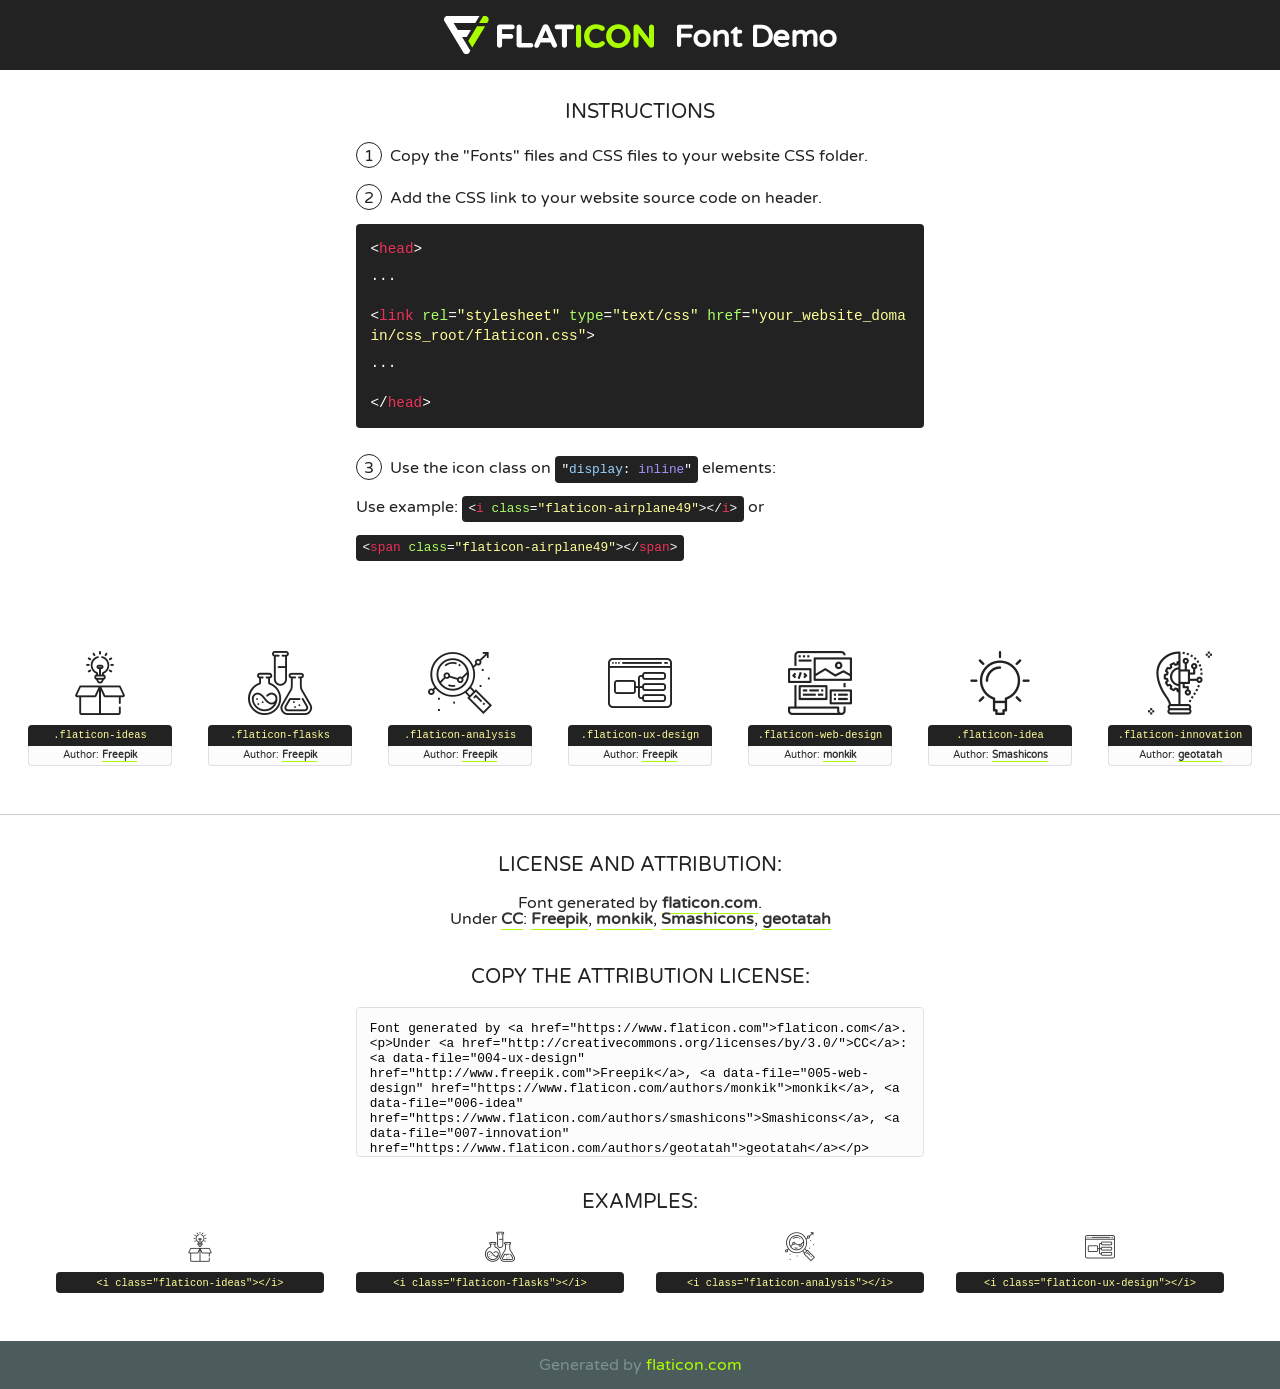
<file: fonts/flaticon/font/flaticon.html>
<!DOCTYPE html>
<!--
  Flaticon icon font: Flaticon
  Creation date: 20/03/2019 02:18
-->
<html>
<!DOCTYPE html>
<html>

<head>
    <title>Flaticon WebFont</title>
    <link href="http://fonts.googleapis.com/css?family=Varela+Round" rel="stylesheet" type="text/css" />
    <link rel="stylesheet" type="text/css" href="flaticon.css">
    <meta charset="UTF-8">
    <style>
    html, body, div, span, applet, object, iframe,
    h1, h2, h3, h4, h5, h6, p, blockquote, pre,
    a, abbr, acronym, address, big, cite, code,
    del, dfn, em, img, ins, kbd, q, s, samp,
    small, strike, strong, sub, sup, tt, var,
    b, u, i, center,
    dl, dt, dd, ol, ul, li,
    fieldset, form, label, legend,
    table, caption, tbody, tfoot, thead, tr, th, td,
    article, aside, canvas, details, embed, 
    figure, figcaption, footer, header, hgroup, 
    menu, nav, output, ruby, section, summary,
    time, mark, audio, video {
        margin: 0;
        padding: 0;
        border: 0;
        font-size: 100%;
        font: inherit;
        vertical-align: baseline;
    }
    /* HTML5 display-role reset for older browsers */
    article, aside, details, figcaption, figure, 
    footer, header, hgroup, menu, nav, section {
        display: block;
    }
    body {
        line-height: 1;
    }
    ol, ul {
        list-style: none;
    }
    blockquote, q {
        quotes: none;
    }
    blockquote:before, blockquote:after,
    q:before, q:after {
        content: '';
        content: none;
    }
    table {
        border-collapse: collapse;
        border-spacing: 0;
    }
    body {
        font-family: 'Varela Round', Helvetica, Arial, sans-serif;
        font-size: 16px;
        color: #222;
    }
    a {
        color: #333;
        border-bottom: 1px solid #a9fd00;
        font-weight: bold;
        text-decoration: none;
    }
    * {
        -moz-box-sizing: border-box;
        -webkit-box-sizing: border-box;
        box-sizing: border-box;
        margin: 0;
        padding: 0;
    }
    [class^="flaticon-"]:before, [class*=" flaticon-"]:before, [class^="flaticon-"]:after, [class*=" flaticon-"]:after {
        font-family: Flaticon;
        font-size: 30px;
        font-style: normal;
        margin-left: 20px;
        color: #333;
    }
    .wrapper {
        max-width: 600px;
        margin: auto;
        padding: 0 1em;
    }
    .title {
        font-size: 1.25em;
        text-align: center;
        margin-bottom: 1em;
        text-transform: uppercase;
    }
    header {
        text-align: center;
        background-color: #222;
        color: #fff;
        padding: 1em;
    }
    header .logo {
        width: 210px;
        height: 38px;
        display: inline-block;
        vertical-align: middle;
        margin-right: 1em;
        border: none;
    }
    header strong {
        font-size: 1.95em;
        font-weight: bold;
        vertical-align: middle;
        margin-top: 5px;
        display: inline-block;
    }
    .demo {
        margin: 2em auto;
        line-height: 1.25em;
    }
    .demo ul li {
        margin-bottom: 1em;
    }
    .demo ul li .num {
        color: #222;
        border-radius: 20px;
        display: inline-block;
        width: 26px;
        padding: 3px;
        height: 26px;
        text-align: center;
        margin-right: 0.5em;
        border: 1px solid #222;
    }
    .demo ul li code {
        background-color: #222;
        border-radius: 4px;
        padding: 0.25em 0.5em;
        display: inline-block;
        color: #fff;
        font-family: Consolas,Monaco,Lucida Console,Liberation Mono,DejaVu Sans Mono,Bitstream Vera Sans Mono,Courier New, monospace;
        font-weight: lighter;
        margin-top: 1em;
        font-size: 0.8em;
        word-break: break-all;
    }
    .demo ul li code.big {
        padding: 1em;
        font-size: 0.9em;
    }
    .demo ul li code .red {
        color: #EF3159;
    }
    .demo ul li code .green {
        color: #ACFF65;
    }
    .demo ul li code .yellow {
        color: #FFFF99;
    }
    .demo ul li code .blue {
        color: #99D3FF;
    }
    .demo ul li code .purple {
        color: #A295FF;
    }
    .demo ul li code .dots {
        margin-top: 0.5em;
        display: block;
    }
    #glyphs {
        border-bottom: 1px solid #ccc;
        padding: 2em 0;
        text-align: center;
    }
    .glyph {
        display: inline-block;
        width: 9em;
        margin: 1em;
        text-align: center;
        vertical-align: top;
        background: #FFF;
    }
    .glyph .glyph-icon {
        padding: 10px;
        display: block;
        font-family:"Flaticon";
        font-size: 64px;
        line-height: 1;
    }
    .glyph .glyph-icon:before {
        font-size: 64px;
        color: #222;
        margin-left: 0;
    }
    .class-name {
        font-size: 0.65em;
        background-color: #222;
        color: #fff;
        border-radius: 4px 4px 0 0;
        padding: 0.5em;
        color: #FFFF99;
        font-family: Consolas,Monaco,Lucida Console,Liberation Mono,DejaVu Sans Mono,Bitstream Vera Sans Mono,Courier New, monospace;
    }
    .author-name {
        font-size: 0.6em;
        background-color: #fcfcfd;
        border: 1px solid #DEDEE4;
        border-top: 0;
        border-radius: 0 0 4px 4px;
        padding: 0.5em;
    }
    .class-name:last-child {
        font-size: 10px;
        color:#888;
    }
    .class-name:last-child a {
        font-size: 10px;
        color:#555;
    }
    .class-name:last-child a:hover {
        color:#a9fd00;
    }
    .glyph > input {
        display: block;
        width: 100px;
        margin: 5px auto;
        text-align: center;
        font-size: 12px;
        cursor: text;
    }
    .glyph > input.icon-input {
        font-family:"Flaticon";
        font-size: 16px;
        margin-bottom: 10px;
    }
    .attribution .title {
        margin-top: 2em;
    }
    .attribution textarea {
        background-color: #fcfcfd;
        padding: 1em;
        border: none;
        box-shadow: none;
        border: 1px solid #DEDEE4;
        border-radius: 4px;
        resize: none;
        width: 100%;
        height: 150px;
        font-size: 0.8em;
        font-family: Consolas,Monaco,Lucida Console,Liberation Mono,DejaVu Sans Mono,Bitstream Vera Sans Mono,Courier New, monospace;
        -webkit-appearance: none;
    }
    .iconsuse {
        margin: 2em auto;
        text-align: center;
        max-width: 1200px;
    }
    .iconsuse:after {
        content: '';
        display: table;
        clear: both;
    }
    .iconsuse .image {
        float: left;
        width: 25%;
        padding: 0 1em;
    }
    .iconsuse .image p {
        margin-bottom: 1em;
    }
    .iconsuse .image span {
        display: block;
        font-size: 0.65em;
        background-color: #222;
        color: #fff;
        border-radius: 4px;
        padding: 0.5em;
        color: #FFFF99;
        margin-top: 1em;
        font-family: Consolas,Monaco,Lucida Console,Liberation Mono,DejaVu Sans Mono,Bitstream Vera Sans Mono,Courier New, monospace;
    }
    #footer {
        text-align: center;
        background-color: #4C5B5C;
        color: #7c9192;
        padding: 1em;
    }
    #footer a {
        border: none;
        color: #a9fd00;
        font-weight: normal;
    }
    @media (max-width: 960px) {
        .iconsuse .image {
            width: 50%;
        }
    }
    @media (max-width: 560px) {
        .iconsuse .image {
            width: 100%;
        }
    }
    </style>
</head>

<body class="characters-off">

    <header>
        <a href="https://www.flaticon.com" target="_blank" class="logo">
            <svg version="1.1" xmlns="http://www.w3.org/2000/svg" xmlns:xlink="http://www.w3.org/1999/xlink" xmlns:a="http://ns.adobe.com/AdobeSVGViewerExtensions/3.0/" viewBox="0 0 560.875 102.036" enable-background="new 0 0 560.875 102.036" xml:space="preserve">
                <defs>
                </defs>
                <g>
                    <g class="letters">
                        <path fill="#ffffff" d="M141.596,29.675c0-3.777,2.985-6.767,6.764-6.767h34.438c3.426,0,6.15,2.728,6.15,6.15
                        c0,3.43-2.724,6.149-6.15,6.149h-27.674v13.091h23.719c3.429,0,6.151,2.724,6.151,6.15c0,3.43-2.723,6.149-6.151,6.149h-23.719
                        v17.574c0,3.773-2.986,6.761-6.764,6.761c-3.779,0-6.764-2.989-6.764-6.761V29.675z"></path>
                        <path fill="#ffffff" d="M193.844,29.149c0-3.781,2.985-6.767,6.764-6.767c3.776,0,6.763,2.985,6.763,6.767v42.957h25.039
                        c3.426,0,6.149,2.726,6.149,6.153c0,3.425-2.723,6.15-6.149,6.15h-31.802c-3.779,0-6.764-2.986-6.764-6.768V29.149z"></path>
                        <path fill="#ffffff" d="M241.891,75.71l21.438-48.407c1.492-3.341,4.215-5.357,7.906-5.357h0.792
                        c3.686,0,6.323,2.017,7.815,5.357l21.439,48.407c0.436,0.967,0.701,1.845,0.701,2.723c0,3.602-2.809,6.501-6.414,6.501
                        c-3.161,0-5.269-1.845-6.499-4.655l-4.132-9.661h-27.059l-4.301,10.102c-1.144,2.631-3.426,4.214-6.237,4.214
                        c-3.517,0-6.24-2.81-6.24-6.325C241.1,77.64,241.451,76.677,241.891,75.71z M279.932,58.666l-8.521-20.297l-8.526,20.297H279.932
                        z"></path>
                        <path fill="#ffffff" d="M314.864,35.387H301.86c-3.429,0-6.239-2.813-6.239-6.238c0-3.429,2.811-6.24,6.239-6.24h39.533
                        c3.426,0,6.237,2.811,6.237,6.24c0,3.425-2.811,6.238-6.237,6.238h-13.001v42.785c0,3.773-2.99,6.761-6.764,6.761
                        c-3.779,0-6.764-2.989-6.764-6.761V35.387z"></path>
                        <path fill="#A9FD00" d="M352.615,29.149c0-3.781,2.985-6.767,6.767-6.767c3.774,0,6.761,2.985,6.761,6.767v49.024
                        c0,3.773-2.987,6.761-6.761,6.761c-3.781,0-6.767-2.989-6.767-6.761V29.149z"></path>
                        <path fill="#A9FD00" d="M374.132,53.836v-0.179c0-17.481,13.178-31.801,32.065-31.801c9.22,0,15.459,2.458,20.557,6.238
                        c1.402,1.054,2.637,2.985,2.637,5.357c0,3.692-2.985,6.59-6.681,6.59c-1.845,0-3.071-0.702-4.044-1.319
                        c-3.776-2.813-7.729-4.393-12.562-4.393c-10.364,0-17.831,8.611-17.831,19.154v0.173c0,10.542,7.291,19.329,17.831,19.329
                        c5.715,0,9.492-1.756,13.359-4.834c1.049-0.874,2.458-1.491,4.039-1.491c3.429,0,6.325,2.813,6.325,6.236
                        c0,2.106-1.056,3.78-2.282,4.834c-5.539,4.834-12.036,7.733-21.878,7.733C387.572,85.464,374.132,71.493,374.132,53.836z"></path>
                        <path fill="#A9FD00" d="M433.009,53.836v-0.179c0-17.481,13.79-31.801,32.766-31.801c18.981,0,32.592,14.143,32.592,31.628v0.173
                        c0,17.483-13.785,31.807-32.769,31.807C446.625,85.464,433.009,71.32,433.009,53.836z M484.224,53.836v-0.179
                        c0-10.539-7.725-19.326-18.626-19.326c-10.893,0-18.449,8.611-18.449,19.154v0.173c0,10.542,7.73,19.329,18.626,19.329
                        C476.676,72.986,484.224,64.378,484.224,53.836z"></path>
                        <path fill="#A9FD00" d="M506.233,29.321c0-3.774,2.99-6.763,6.767-6.763h1.401c3.252,0,5.183,1.583,7.029,3.953l26.093,34.265
                        V29.059c0-3.692,2.99-6.677,6.681-6.677c3.683,0,6.671,2.985,6.671,6.677v48.934c0,3.78-2.987,6.765-6.764,6.765h-0.436
                        c-3.257,0-5.188-1.581-7.034-3.953l-27.056-35.492v32.944c0,3.687-2.985,6.676-6.678,6.676c-3.683,0-6.673-2.989-6.673-6.676
                        V29.321z"></path>
                    </g>
                    <g class="insignia">
                        <path fill="#ffffff" d="M48.372,56.137h12.517l11.156-18.537H37.186L25.688,18.539h57.825L94.668,0H9.271
                        C5.925,0,2.842,1.801,1.198,4.716c-1.644,2.907-1.593,6.482,0.134,9.343l50.38,83.501c1.678,2.781,4.689,4.476,7.938,4.476
                        c3.246,0,6.257-1.695,7.935-4.476l2.898-4.804L48.372,56.137z"></path>
                        <g class="i">
                            <path fill="#A9FD00" d="M93.575,18.539h0.031v0.004l21.652,0.004l2.705-4.488c1.727-2.861,1.778-6.436,0.133-9.343
                            C116.454,1.801,113.371,0,110.026,0h-5.294L93.575,18.539z"></path>
                            <polygon fill="#A9FD00" points="88.291,27.356 64.725,66.486 75.519,84.404 109.942,27.356"></polygon>
                        </g>
                    </g>
                </g>
            </svg>
        </a>
        <strong>Font Demo</strong>
    </header>


    <section class="demo wrapper">

        <p class="title">Instructions</p>

        <ul>
            <li>
                <span class="num">1</span>Copy the "Fonts" files and CSS files to your website CSS folder.
            </li>
            <li>
                <span class="num">2</span>Add the CSS link to your website source code on header.
                <code class="big">
                    &lt;<span class="red">head</span>&gt;
                    <br/><span class="dots">...</span>
                    <br/>&lt;<span class="red">link</span> <span class="green">rel</span>=<span class="yellow">"stylesheet"</span> <span class="green">type</span>=<span class="yellow">"text/css"</span> <span class="green">href</span>=<span class="yellow">"your_website_domain/css_root/flaticon.css"</span>&gt;
                    <br/><span class="dots">...</span>
                    <br/>&lt;/<span class="red">head</span>&gt;
                </code>
            </li>

            <li>
                <p>
                    <span class="num">3</span>Use the icon class on <code>"<span class="blue">display</span>:<span class="purple"> inline</span>"</code> elements:
                    <br />
                    Use example: <code>&lt;<span class="red">i</span> <span class="green">class</span>=<span class="yellow">&quot;flaticon-airplane49&quot;</span>&gt;&lt;/<span class="red">i</span>&gt;</code> or <code>&lt;<span class="red">span</span> <span class="green">class</span>=<span class="yellow">&quot;flaticon-airplane49&quot;</span>&gt;&lt;/<span class="red">span</span>&gt;</code>
            </li>
        </ul>

    </section>




   <section id="glyphs">          
    
      
        <div class="glyph"><div class="glyph-icon flaticon-ideas"></div>
            <div class="class-name">.flaticon-ideas</div>
            <div class="author-name">Author: <a data-file="001-ideas" href="http://www.freepik.com">Freepik</a> </div> 
        </div>        
        
        <div class="glyph"><div class="glyph-icon flaticon-flasks"></div>
            <div class="class-name">.flaticon-flasks</div>
            <div class="author-name">Author: <a data-file="002-flasks" href="http://www.freepik.com">Freepik</a> </div> 
        </div>        
        
        <div class="glyph"><div class="glyph-icon flaticon-analysis"></div>
            <div class="class-name">.flaticon-analysis</div>
            <div class="author-name">Author: <a data-file="003-analysis" href="http://www.freepik.com">Freepik</a> </div> 
        </div>        
        
        <div class="glyph"><div class="glyph-icon flaticon-ux-design"></div>
            <div class="class-name">.flaticon-ux-design</div>
            <div class="author-name">Author: <a data-file="004-ux-design" href="http://www.freepik.com">Freepik</a> </div> 
        </div>        
        
        <div class="glyph"><div class="glyph-icon flaticon-web-design"></div>
            <div class="class-name">.flaticon-web-design</div>
            <div class="author-name">Author: <a data-file="005-web-design" href="https://www.flaticon.com/authors/monkik">monkik</a> </div> 
        </div>        
        
        <div class="glyph"><div class="glyph-icon flaticon-idea"></div>
            <div class="class-name">.flaticon-idea</div>
            <div class="author-name">Author: <a data-file="006-idea" href="https://www.flaticon.com/authors/smashicons">Smashicons</a> </div> 
        </div>        
        
        <div class="glyph"><div class="glyph-icon flaticon-innovation"></div>
            <div class="class-name">.flaticon-innovation</div>
            <div class="author-name">Author: <a data-file="007-innovation" href="https://www.flaticon.com/authors/geotatah">geotatah</a> </div> 
        </div>        
        

    </section>



    <section class="attribution wrapper"   style="text-align:center;">

      <div class="title">License and attribution:</div><div class="attrDiv">Font generated by <a href="https://www.flaticon.com">flaticon.com</a>. <div><p>Under <a href="http://creativecommons.org/licenses/by/3.0/">CC</a>: <a data-file="004-ux-design" href="http://www.freepik.com">Freepik</a>, <a data-file="005-web-design" href="https://www.flaticon.com/authors/monkik">monkik</a>, <a data-file="006-idea" href="https://www.flaticon.com/authors/smashicons">Smashicons</a>, <a data-file="007-innovation" href="https://www.flaticon.com/authors/geotatah">geotatah</a></p>  </div>
      </div>
      <div class="title">Copy the Attribution License:</div>

    <textarea onclick="this.focus();this.select();">Font generated by &lt;a href=&quot;https://www.flaticon.com&quot;&gt;flaticon.com&lt;/a&gt;. <p>Under <a href="http://creativecommons.org/licenses/by/3.0/">CC</a>: <a data-file="004-ux-design" href="http://www.freepik.com">Freepik</a>, <a data-file="005-web-design" href="https://www.flaticon.com/authors/monkik">monkik</a>, <a data-file="006-idea" href="https://www.flaticon.com/authors/smashicons">Smashicons</a>, <a data-file="007-innovation" href="https://www.flaticon.com/authors/geotatah">geotatah</a></p>  
     </textarea>

    </section>

    <section class="iconsuse">

          <div class="title">Examples:</div>            
             
            <div class="image">
                <p>
                    <i class="glyph-icon flaticon-ideas"></i> 
                    <span>&lt;i class=&quot;flaticon-ideas&quot;&gt;&lt;/i&gt;</span>
                </p>
            </div>
            
            <div class="image">
                <p>
                    <i class="glyph-icon flaticon-flasks"></i> 
                    <span>&lt;i class=&quot;flaticon-flasks&quot;&gt;&lt;/i&gt;</span>
                </p>
            </div>
            
            <div class="image">
                <p>
                    <i class="glyph-icon flaticon-analysis"></i> 
                    <span>&lt;i class=&quot;flaticon-analysis&quot;&gt;&lt;/i&gt;</span>
                </p>
            </div>
            
            <div class="image">
                <p>
                    <i class="glyph-icon flaticon-ux-design"></i> 
                    <span>&lt;i class=&quot;flaticon-ux-design&quot;&gt;&lt;/i&gt;</span>
                </p>
            </div>
                       
        </div>
                            
    </section>

<div id="footer">
    <div>Generated by <a href="https://www.flaticon.com">flaticon.com</a>
    </div>
</div>



</body>
</html>
</file>
<file: css/site.css>
/* =========================================================
   Mohan Krishna Ganne — Portfolio
   Design system + layout. No frameworks.
   ========================================================= */

/* ---------- Tokens ---------- */
:root{
  --bg:            #05070d;
  --bg-soft:       #0a0f1b;
  --surface:       rgba(255,255,255,.035);
  --surface-2:     rgba(255,255,255,.06);
  --line:          rgba(255,255,255,.09);
  --line-strong:   rgba(255,255,255,.18);

  --text:          #e8edf7;
  --text-dim:      #97a3b8;
  --text-faint:    #64708a;

  --cyan:          #22d3ee;
  --violet:        #8b5cf6;
  --lime:          #a3e635;
  --amber:         #fbbf24;

  --grad: linear-gradient(100deg, var(--cyan), var(--violet) 55%, #f472b6);
  --glow-cyan: 0 0 0 1px rgba(34,211,238,.28), 0 12px 40px -12px rgba(34,211,238,.45);

  --r-sm: 10px;
  --r:    16px;
  --r-lg: 24px;

  --shadow: 0 24px 60px -24px rgba(0,0,0,.85);
  --maxw: 1180px;
  --nav-h: 72px;

  --font-sans: "Inter", system-ui, -apple-system, "Segoe UI", sans-serif;
  --font-display: "Space Grotesk", var(--font-sans);
  --font-mono: "JetBrains Mono", ui-monospace, "SF Mono", Menlo, monospace;
}

html[data-theme="light"]{
  --bg:          #f6f8fc;
  --bg-soft:     #ffffff;
  --surface:     rgba(10,20,40,.03);
  --surface-2:   rgba(10,20,40,.055);
  --line:        rgba(10,20,40,.10);
  --line-strong: rgba(10,20,40,.20);
  --text:        #0d1526;
  --text-dim:    #4a5670;
  --text-faint:  #7a86a0;
  --cyan:        #0891b2;
  --violet:      #7c3aed;
  --lime:        #4d7c0f;
  --shadow: 0 24px 60px -30px rgba(20,35,70,.35);
}

/* ---------- Reset ---------- */
*,*::before,*::after{ box-sizing:border-box; }
*{ margin:0; padding:0; }
html{
  scroll-behavior:smooth; scroll-padding-top: calc(var(--nav-h) + 16px);
  -webkit-text-size-adjust:100%;
  overflow-x:hidden; /* the rotating portrait ring would otherwise widen the page */
}
body{
  font-family:var(--font-sans);
  background:var(--bg);
  color:var(--text);
  line-height:1.65;
  font-size:16px;
  overflow-x:hidden;
  -webkit-font-smoothing:antialiased;
}
img{ max-width:100%; display:block; }
a{ color:inherit; text-decoration:none; }
ul{ list-style:none; }
button{ font:inherit; color:inherit; background:none; border:0; cursor:pointer; }
::selection{ background:rgba(34,211,238,.28); }

/* ---------- Ambient background ---------- */
#neural{
  position:fixed; inset:0; width:100%; height:100%;
  z-index:0; pointer-events:none; opacity:.75;
}
.aurora{
  position:fixed; inset:0; z-index:0; pointer-events:none;
  background:
    radial-gradient(60rem 40rem at 12% -10%, rgba(34,211,238,.16), transparent 60%),
    radial-gradient(50rem 36rem at 90% 8%,  rgba(139,92,246,.16), transparent 62%),
    radial-gradient(46rem 34rem at 50% 108%, rgba(244,114,182,.10), transparent 60%);
}
.grid-veil{
  position:fixed; inset:0; z-index:0; pointer-events:none; opacity:.5;
  background-image:
    linear-gradient(to right, var(--line) 1px, transparent 1px),
    linear-gradient(to bottom, var(--line) 1px, transparent 1px);
  background-size:64px 64px;
  mask-image:radial-gradient(ellipse 80% 60% at 50% 0%, #000 20%, transparent 75%);
  -webkit-mask-image:radial-gradient(ellipse 80% 60% at 50% 0%, #000 20%, transparent 75%);
}
main, .site-nav, .site-footer{ position:relative; z-index:1; }

/* ---------- Loader ---------- */
#loader{
  position:fixed; inset:0; z-index:9999; display:grid; place-items:center;
  background:var(--bg); transition:opacity .6s ease, visibility .6s ease;
}
#loader.done{ opacity:0; visibility:hidden; }
.loader-mark{
  font-family:var(--font-mono); font-size:13px; letter-spacing:.28em;
  color:var(--text-dim); text-transform:uppercase;
}
.loader-bar{
  margin-top:14px; width:180px; height:2px; background:var(--line-strong);
  border-radius:2px; overflow:hidden;
}
.loader-bar i{ display:block; height:100%; width:40%; background:var(--grad); animation:slide 1.1s ease-in-out infinite; }
@keyframes slide{ 0%{transform:translateX(-110%)} 100%{transform:translateX(320%)} }

/* ---------- Scroll progress ---------- */
#progress{
  position:fixed; top:0; left:0; height:2px; width:0%;
  background:var(--grad); z-index:1000; transition:width .1s linear;
}

/* ---------- Layout helpers ---------- */
.wrap{ width:min(100% - 2.5rem, var(--maxw)); margin-inline:auto; }
section{ padding:7rem 0; }
@media (max-width:768px){ section{ padding:4.5rem 0; } }

.eyebrow{
  display:inline-flex; align-items:center; gap:.55rem;
  font-family:var(--font-mono); font-size:11.5px; letter-spacing:.22em;
  text-transform:uppercase; color:var(--cyan);
  border:1px solid var(--line); background:var(--surface);
  padding:.4rem .8rem; border-radius:99px;
}
.eyebrow::before{
  content:""; width:6px; height:6px; border-radius:50%;
  background:var(--cyan); box-shadow:0 0 12px var(--cyan);
}
.section-head{ max-width:720px; margin-bottom:3.25rem; }
.section-head h2{
  font-family:var(--font-display); font-weight:700;
  font-size:clamp(2rem, 4.4vw, 3.1rem); line-height:1.1;
  letter-spacing:-.02em; margin:1.1rem 0 .9rem;
}
.section-head p{ color:var(--text-dim); font-size:1.02rem; }
.grad-text{
  background:var(--grad); -webkit-background-clip:text; background-clip:text;
  color:transparent;
}

/* ---------- Nav ---------- */
.site-nav{
  position:fixed; top:0; left:0; right:0; height:var(--nav-h); z-index:900;
  display:flex; align-items:center;
  transition:background .35s ease, border-color .35s ease, backdrop-filter .35s ease;
  border-bottom:1px solid transparent;
}
.site-nav.stuck{
  background:color-mix(in srgb, var(--bg) 82%, transparent);
  backdrop-filter:blur(16px) saturate(150%);
  -webkit-backdrop-filter:blur(16px) saturate(150%);
  border-bottom-color:var(--line);
}
.nav-inner{ width:min(100% - 2.5rem, var(--maxw)); margin-inline:auto; display:flex; align-items:center; gap:1rem; }
.brand{ display:flex; align-items:center; gap:.65rem; font-family:var(--font-display); font-weight:700; letter-spacing:-.01em; }
.brand .dot{ width:9px; height:9px; border-radius:50%; background:var(--grad); box-shadow:0 0 14px var(--cyan); flex:none; }
.brand small{ display:block; font-family:var(--font-mono); font-size:10px; letter-spacing:.2em; color:var(--text-faint); font-weight:400; text-transform:uppercase; }

.nav-links{ display:flex; gap:.2rem; margin-left:auto; }
.nav-links a{
  position:relative; padding:.5rem .85rem; border-radius:99px;
  font-size:.9rem; color:var(--text-dim); transition:color .2s ease, background .2s ease;
}
.nav-links a:hover{ color:var(--text); background:var(--surface-2); }
.nav-links a.active{ color:var(--text); }
.nav-links a.active::after{
  content:""; position:absolute; left:50%; bottom:2px; transform:translateX(-50%);
  width:16px; height:2px; border-radius:2px; background:var(--grad);
}
.nav-actions{ display:flex; align-items:center; gap:.5rem; margin-left:.5rem; }
.icon-btn{
  width:38px; height:38px; display:grid; place-items:center; border-radius:12px;
  border:1px solid var(--line); background:var(--surface);
  transition:border-color .2s, transform .2s, background .2s;
}
.icon-btn:hover{ border-color:var(--line-strong); background:var(--surface-2); transform:translateY(-1px); }
.icon-btn svg{ width:17px; height:17px; }
html[data-theme="light"] .icon-sun{ display:none; }
html:not([data-theme="light"]) .icon-moon{ display:none; }
#nav-toggle{ display:none; }

@media (max-width:900px){
  .nav-links{
    position:fixed; inset:var(--nav-h) 0 auto 0; flex-direction:column; gap:0;
    background:var(--bg); box-shadow:var(--shadow);
    backdrop-filter:blur(20px); border-bottom:1px solid var(--line);
    padding:.75rem 1.25rem 1.25rem;
    transform:translateY(-12px); opacity:0; pointer-events:none;
    transition:opacity .25s ease, transform .25s ease;
  }
  .nav-links.open{ opacity:1; transform:none; pointer-events:auto; }
  .nav-links a{ padding:.8rem .4rem; font-size:1rem; border-bottom:1px solid var(--line); border-radius:0; }
  #nav-toggle{ display:grid; }
}

/* ---------- Buttons ---------- */
.btn{
  display:inline-flex; align-items:center; gap:.55rem;
  padding:.85rem 1.4rem; border-radius:99px; font-weight:600; font-size:.94rem;
  border:1px solid transparent; transition:transform .2s ease, box-shadow .25s ease, background .25s ease, border-color .2s;
  white-space:nowrap;
}
.btn svg{ width:16px; height:16px; }
.btn-primary{ background:var(--grad); color:#05070d; box-shadow:0 12px 34px -12px rgba(34,211,238,.7); }
html[data-theme="light"] .btn-primary{ color:#fff; }
.btn-primary:hover{ transform:translateY(-2px); box-shadow:0 18px 44px -12px rgba(139,92,246,.7); }
.btn-ghost{ border-color:var(--line-strong); background:var(--surface); color:var(--text); }
.btn-ghost:hover{ transform:translateY(-2px); border-color:var(--cyan); background:var(--surface-2); }

/* ---------- Hero ---------- */
.hero{
  min-height:100svh; display:flex; align-items:center;
  padding-top:calc(var(--nav-h) + 3rem); padding-bottom:5rem;
}
.hero-grid{
  display:grid; grid-template-columns:1.15fr .85fr; gap:4rem; align-items:center;
}
@media (max-width:980px){ .hero-grid{ grid-template-columns:1fr; gap:3rem; } }

.hero h1{
  font-family:var(--font-display); font-weight:700;
  font-size:clamp(2.6rem, 6.6vw, 4.6rem); line-height:1.03;
  letter-spacing:-.035em; margin:1.4rem 0 1rem;
}
.hero .role{
  font-family:var(--font-mono); font-size:clamp(.95rem,2.2vw,1.2rem);
  color:var(--text-dim); min-height:1.9em; display:flex; align-items:center;
}
.hero .role .caret{
  display:inline-block; width:9px; height:1.15em; background:var(--cyan);
  margin-left:4px; animation:blink 1s steps(2) infinite;
}
@keyframes blink{ 50%{ opacity:0 } }
.hero-lede{ color:var(--text-dim); font-size:1.06rem; max-width:56ch; margin:1.5rem 0 2rem; }
.hero-cta{ display:flex; flex-wrap:wrap; gap:.75rem; }
.hero-meta{
  display:flex; flex-wrap:wrap; gap:1.5rem; margin-top:2.5rem;
  padding-top:2rem; border-top:1px solid var(--line);
}
.hero-meta div span{ display:block; font-family:var(--font-mono); font-size:11px; letter-spacing:.18em; text-transform:uppercase; color:var(--text-faint); }
.hero-meta div strong{ font-family:var(--font-display); font-size:1.05rem; font-weight:600; }

/* portrait */
.portrait-wrap{ position:relative; justify-self:center; width:min(100%, 380px); }
.portrait{
  position:relative; border-radius:var(--r-lg); overflow:hidden;
  border:1px solid var(--line-strong); box-shadow:var(--shadow);
  aspect-ratio:4/5; background:var(--bg-soft);
}
.portrait img{ width:100%; height:100%; object-fit:cover; filter:saturate(1.05) contrast(1.03); }
.portrait::after{
  content:""; position:absolute; inset:0;
  background:linear-gradient(180deg, transparent 45%, rgba(5,7,13,.75));
}
html[data-theme="light"] .portrait::after{ background:linear-gradient(180deg, transparent 55%, rgba(10,20,40,.45)); }
.portrait-ring{
  position:absolute; inset:-14px; border-radius:calc(var(--r-lg) + 14px);
  border:1px dashed var(--line-strong); animation:spin 26s linear infinite;
  pointer-events:none;
}
@keyframes spin{ to{ transform:rotate(360deg) } }
.badge-float{
  position:absolute; display:flex; align-items:center; gap:.5rem;
  padding:.6rem .9rem; border-radius:14px; font-size:.8rem; font-weight:600;
  background:color-mix(in srgb, var(--bg-soft) 88%, transparent);
  backdrop-filter:blur(12px); border:1px solid var(--line-strong);
  box-shadow:var(--shadow); animation:bob 5s ease-in-out infinite;
}
.badge-float b{ font-family:var(--font-display); }
.badge-a{ top:12%; left:-34px; }
.badge-b{ bottom:14%; right:-28px; animation-delay:-2.5s; }
@keyframes bob{ 0%,100%{ transform:translateY(0) } 50%{ transform:translateY(-10px) } }
@media (max-width:520px){ .badge-a{ left:-8px } .badge-b{ right:-6px } }

/* ---------- Marquee ---------- */
.marquee{
  border-block:1px solid var(--line); background:var(--surface);
  overflow:hidden; padding:1rem 0;
}
.marquee-track{ display:flex; width:max-content; animation:marq 34s linear infinite; }
.marquee:hover .marquee-track{ animation-play-state:paused; }
.marquee span{
  font-family:var(--font-mono); font-size:.86rem; letter-spacing:.14em;
  text-transform:uppercase; color:var(--text-faint); white-space:nowrap;
  display:flex; align-items:center; gap:2.6rem; padding-right:2.6rem;
}
.marquee span::after{ content:"\25C6"; color:var(--cyan); font-size:.6rem; }
@keyframes marq{ to{ transform:translateX(-50%) } }

/* ---------- Cards / glass ---------- */
.card{
  position:relative; border:1px solid var(--line); border-radius:var(--r);
  background:var(--surface); padding:1.75rem;
  transition:border-color .3s ease, transform .3s ease, background .3s ease;
  overflow:hidden;
}
.card:hover{ border-color:var(--line-strong); transform:translateY(-4px); background:var(--surface-2); }
.card::before{
  content:""; position:absolute; inset:0; opacity:0; transition:opacity .35s ease;
  background:radial-gradient(340px circle at var(--mx,50%) var(--my,0%), rgba(34,211,238,.10), transparent 65%);
  pointer-events:none;
}
.card:hover::before{ opacity:1; }

/* ---------- About ---------- */
.about-grid{ display:grid; grid-template-columns:1fr 1fr; gap:3rem; align-items:start; }
@media (max-width:900px){ .about-grid{ grid-template-columns:1fr; gap:2.5rem; } }
.about-body p{ color:var(--text-dim); margin-bottom:1.1rem; }
.about-facts{ display:grid; grid-template-columns:1fr 1fr; gap:.75rem; margin-top:1.75rem; }
@media (max-width:520px){ .about-facts{ grid-template-columns:1fr; } }
.fact{ border:1px solid var(--line); border-radius:var(--r-sm); padding:.85rem 1rem; background:var(--surface); }
.fact span{ display:block; font-family:var(--font-mono); font-size:10.5px; letter-spacing:.18em; text-transform:uppercase; color:var(--text-faint); }
.fact strong{ font-weight:600; font-size:.94rem; }

/* stats */
.stats{ display:grid; grid-template-columns:repeat(4,1fr); gap:1rem; margin-top:3rem; }
@media (max-width:760px){ .stats{ grid-template-columns:repeat(2,1fr); } }
.stat{ text-align:center; padding:1.4rem .8rem; }
.stat b{ display:block; font-family:var(--font-display); font-size:clamp(1.8rem,4vw,2.5rem); line-height:1; background:var(--grad); -webkit-background-clip:text; background-clip:text; color:transparent; }
.stat span{ display:block; margin-top:.5rem; font-size:.82rem; color:var(--text-dim); }

/* ---------- Skills ---------- */
.skill-grid{ display:grid; grid-template-columns:repeat(auto-fit,minmax(280px,1fr)); gap:1rem; }
.skill-card h3{
  display:flex; align-items:center; gap:.6rem;
  font-family:var(--font-display); font-size:1.02rem; margin-bottom:1rem; font-weight:600;
}
.skill-card h3 i{
  width:30px; height:30px; border-radius:9px; display:grid; place-items:center;
  background:var(--surface-2); border:1px solid var(--line); font-style:normal; font-size:15px;
}
.chips{ display:flex; flex-wrap:wrap; gap:.4rem; }
.chips span{
  font-family:var(--font-mono); font-size:11.5px; letter-spacing:.02em;
  padding:.32rem .65rem; border-radius:8px;
  border:1px solid var(--line); background:var(--surface-2); color:var(--text-dim);
  transition:all .2s ease;
}
.chips span:hover{ color:var(--text); border-color:var(--cyan); box-shadow:var(--glow-cyan); transform:translateY(-1px); }

/* ---------- Timeline ---------- */
.timeline{ position:relative; padding-left:2.25rem; }
.timeline::before{
  content:""; position:absolute; left:8px; top:6px; bottom:6px; width:1px;
  background:linear-gradient(var(--cyan), var(--violet), transparent);
}
.tl-item{ position:relative; margin-bottom:2.25rem; }
.tl-item:last-child{ margin-bottom:0; }
.tl-item::before{
  content:""; position:absolute; left:calc(-2.25rem + 3px); top:.55rem;
  width:11px; height:11px; border-radius:50%; background:var(--bg);
  border:2px solid var(--cyan); box-shadow:0 0 14px rgba(34,211,238,.6);
}
.tl-head{ display:flex; flex-wrap:wrap; align-items:baseline; gap:.5rem 1rem; }
.tl-item h3{ font-family:var(--font-display); font-size:1.25rem; font-weight:600; }
.tl-org{ color:var(--cyan); font-size:.94rem; font-weight:500; }
.tl-date{
  font-family:var(--font-mono); font-size:11.5px; letter-spacing:.12em; text-transform:uppercase;
  color:var(--text-faint); border:1px solid var(--line); border-radius:99px; padding:.2rem .7rem;
}
.tl-list{ margin-top:1rem; display:grid; gap:.6rem; }
.tl-list li{ position:relative; padding-left:1.3rem; color:var(--text-dim); font-size:.94rem; }
.tl-list li::before{
  content:""; position:absolute; left:0; top:.62em; width:6px; height:6px;
  border-radius:2px; background:var(--grad); transform:rotate(45deg);
}
.tl-list li b{ color:var(--text); font-weight:600; }

.two-col{ display:grid; grid-template-columns:1fr 1fr; gap:3rem; align-items:start; }
@media (max-width:900px){ .two-col{ grid-template-columns:1fr; gap:2.5rem; } }
.col-label{
  font-family:var(--font-mono); font-size:11.5px; letter-spacing:.22em; text-transform:uppercase;
  color:var(--text-faint); margin-bottom:1.5rem; display:flex; align-items:center; gap:.75rem;
}
.col-label::after{ content:""; flex:1; height:1px; background:var(--line); }

.edu{ display:grid; gap:1rem; }
.edu-card{ display:flex; gap:1rem; align-items:flex-start; }
.edu-card h3{ font-family:var(--font-display); font-size:1.1rem; font-weight:600; }
.edu-card .tl-org{ display:block; margin-top:.15rem; }
.gpa{
  margin-left:auto; font-family:var(--font-mono); font-size:.8rem;
  color:var(--lime); border:1px solid var(--line); border-radius:8px; padding:.2rem .55rem; white-space:nowrap;
}

/* ---------- Projects ---------- */
.proj-grid{ display:grid; grid-template-columns:repeat(auto-fit,minmax(340px,1fr)); gap:1.25rem; }
.proj{ display:flex; flex-direction:column; gap:1rem; padding:2rem; }
.proj-idx{ font-family:var(--font-mono); font-size:11px; letter-spacing:.2em; color:var(--cyan); }
.proj h3{ font-family:var(--font-display); font-size:1.3rem; font-weight:600; line-height:1.25; }
.proj p{ color:var(--text-dim); font-size:.95rem; }
.proj .chips{ margin-top:auto; padding-top:.5rem; }
.live-tag{
  font-style:normal; margin-left:.6rem; color:var(--lime);
  display:inline-flex; align-items:center; gap:.35rem;
}
.live-tag::before{
  content:""; width:6px; height:6px; border-radius:50%;
  background:var(--lime); box-shadow:0 0 10px var(--lime);
  animation:pulse 1.8s ease-in-out infinite;
}
@keyframes pulse{ 50%{ opacity:.3; transform:scale(.8) } }
.proj code{
  font-family:var(--font-mono); font-size:.86em; color:var(--text);
  background:var(--surface-2); border:1px solid var(--line);
  border-radius:5px; padding:.08em .38em; overflow-wrap:break-word;
}
.proj-links{ display:flex; flex-wrap:wrap; gap:1.25rem; padding-top:.25rem; }
.proj-links a{
  font-size:.86rem; font-weight:600; color:var(--cyan);
  display:inline-flex; align-items:center; gap:.4rem;
}
.proj-links a svg{ width:14px; height:14px; transition:transform .25s ease; }
.proj-links a:hover svg{ transform:translate(3px,-3px); }
.metrics{ display:flex; flex-wrap:wrap; gap:1.25rem; padding:.9rem 0; border-block:1px solid var(--line); }
.metrics div b{ display:block; font-family:var(--font-display); font-size:1.3rem; color:var(--lime); line-height:1.1; }
.metrics div span{ font-size:11px; font-family:var(--font-mono); letter-spacing:.12em; text-transform:uppercase; color:var(--text-faint); }

/* ---------- Certificates ---------- */
.cert-grid{ display:grid; grid-template-columns:repeat(auto-fit,minmax(300px,1fr)); gap:1.25rem; }
.cert{ padding:0; overflow:hidden; display:flex; flex-direction:column; }
.cert-img{ aspect-ratio:16/10; overflow:hidden; border-bottom:1px solid var(--line); background:var(--bg-soft); padding:.9rem; }
.cert-img img{ width:100%; height:100%; object-fit:contain; border-radius:6px; transition:transform .6s cubic-bezier(.2,.7,.3,1); }
.cert:hover .cert-img img{ transform:scale(1.07); }
.cert-body{ padding:1.4rem 1.5rem 1.6rem; display:flex; flex-direction:column; gap:.55rem; flex:1; }
.cert-body h3{ font-family:var(--font-display); font-size:1.05rem; font-weight:600; line-height:1.35; }
.cert-body p{ color:var(--text-dim); font-size:.9rem; }
.cert-link{ margin-top:auto; padding-top:.6rem; font-size:.85rem; font-weight:600; color:var(--cyan); display:inline-flex; align-items:center; gap:.4rem; }
.cert-link svg{ width:14px; height:14px; transition:transform .25s ease; }
.cert:hover .cert-link svg{ transform:translate(3px,-3px); }

/* ---------- Contact ---------- */
.contact-grid{ display:grid; grid-template-columns:repeat(auto-fit,minmax(245px,1fr)); gap:1rem; }
.contact-card{ text-align:center; padding:2rem 1.25rem; }
.contact-card .ico{
  width:46px; height:46px; margin:0 auto 1rem; border-radius:14px; display:grid; place-items:center;
  background:var(--surface-2); border:1px solid var(--line); color:var(--cyan);
}
.contact-card .ico svg{ width:20px; height:20px; }
.contact-card span{ display:block; font-family:var(--font-mono); font-size:10.5px; letter-spacing:.2em; text-transform:uppercase; color:var(--text-faint); margin-bottom:.4rem; }
.contact-card a, .contact-card p{ font-weight:600; font-size:.9rem; overflow-wrap:break-word; }
.contact-card a:hover{ color:var(--cyan); }

.cta-panel{
  margin-top:2.5rem; padding:3rem 2rem; text-align:center;
  border:1px solid var(--line-strong); border-radius:var(--r-lg);
  background:
    radial-gradient(50rem 20rem at 50% 0%, rgba(139,92,246,.16), transparent 70%),
    var(--surface);
}
.cta-panel h3{ font-family:var(--font-display); font-size:clamp(1.5rem,3.5vw,2.2rem); font-weight:700; letter-spacing:-.02em; }
.cta-panel p{ color:var(--text-dim); margin:.75rem auto 1.75rem; max-width:52ch; }
.cta-actions{ display:flex; flex-wrap:wrap; gap:.75rem; justify-content:center; }

.socials{ display:flex; gap:.6rem; justify-content:center; margin-top:2rem; }
.socials a{
  width:42px; height:42px; border-radius:12px; display:grid; place-items:center;
  border:1px solid var(--line); background:var(--surface); color:var(--text-dim);
  transition:all .25s ease;
}
.socials a:hover{ color:var(--cyan); border-color:var(--cyan); transform:translateY(-3px); box-shadow:var(--glow-cyan); }
.socials svg{ width:18px; height:18px; }

/* ---------- Footer ---------- */
.site-footer{ border-top:1px solid var(--line); padding:2.5rem 0; }
.footer-inner{ display:flex; flex-wrap:wrap; gap:1rem; justify-content:space-between; align-items:center; }
.site-footer p{ font-size:.85rem; color:var(--text-faint); }
.site-footer a:hover{ color:var(--cyan); }
.to-top{ font-family:var(--font-mono); font-size:11px; letter-spacing:.18em; text-transform:uppercase; color:var(--text-dim); display:inline-flex; align-items:center; gap:.5rem; }
.to-top:hover{ color:var(--cyan); }

/* ---------- Reveal ---------- */
.reveal{ opacity:0; transform:translateY(24px); transition:opacity .7s cubic-bezier(.2,.7,.3,1), transform .7s cubic-bezier(.2,.7,.3,1); }
.reveal.in{ opacity:1; transform:none; }

@media (prefers-reduced-motion:reduce){
  *,*::before,*::after{ animation-duration:.01ms !important; animation-iteration-count:1 !important; transition-duration:.01ms !important; scroll-behavior:auto !important; }
  .reveal{ opacity:1; transform:none; }
}
</file>
<file: fonts/flaticon/font/flaticon.css>
/*
  	Flaticon icon font: Flaticon
  	Creation date: 20/03/2019 02:18
  	*/

@font-face {
  font-family: "Flaticon";
  src: url("./Flaticon.eot");
  src: url("./Flaticon.eot?#iefix") format("embedded-opentype"),
       url("./Flaticon.woff2") format("woff2"),
       url("./Flaticon.woff") format("woff"),
       url("./Flaticon.ttf") format("truetype"),
       url("./Flaticon.svg#Flaticon") format("svg");
  font-weight: normal;
  font-style: normal;
}

@media screen and (-webkit-min-device-pixel-ratio:0) {
  @font-face {
    font-family: "Flaticon";
    src: url("./Flaticon.svg#Flaticon") format("svg");
  }
}

[class^="flaticon-"]:before, [class*=" flaticon-"]:before,
[class^="flaticon-"]:after, [class*=" flaticon-"]:after {   
  font-family: Flaticon;
        font-size: 20px;
font-style: normal;
margin-left: 20px;
}

.flaticon-ideas:before { content: "\f100"; }
.flaticon-flasks:before { content: "\f101"; }
.flaticon-analysis:before { content: "\f102"; }
.flaticon-ux-design:before { content: "\f103"; }
.flaticon-web-design:before { content: "\f104"; }
.flaticon-idea:before { content: "\f105"; }
.flaticon-innovation:before { content: "\f106"; }
</file>
